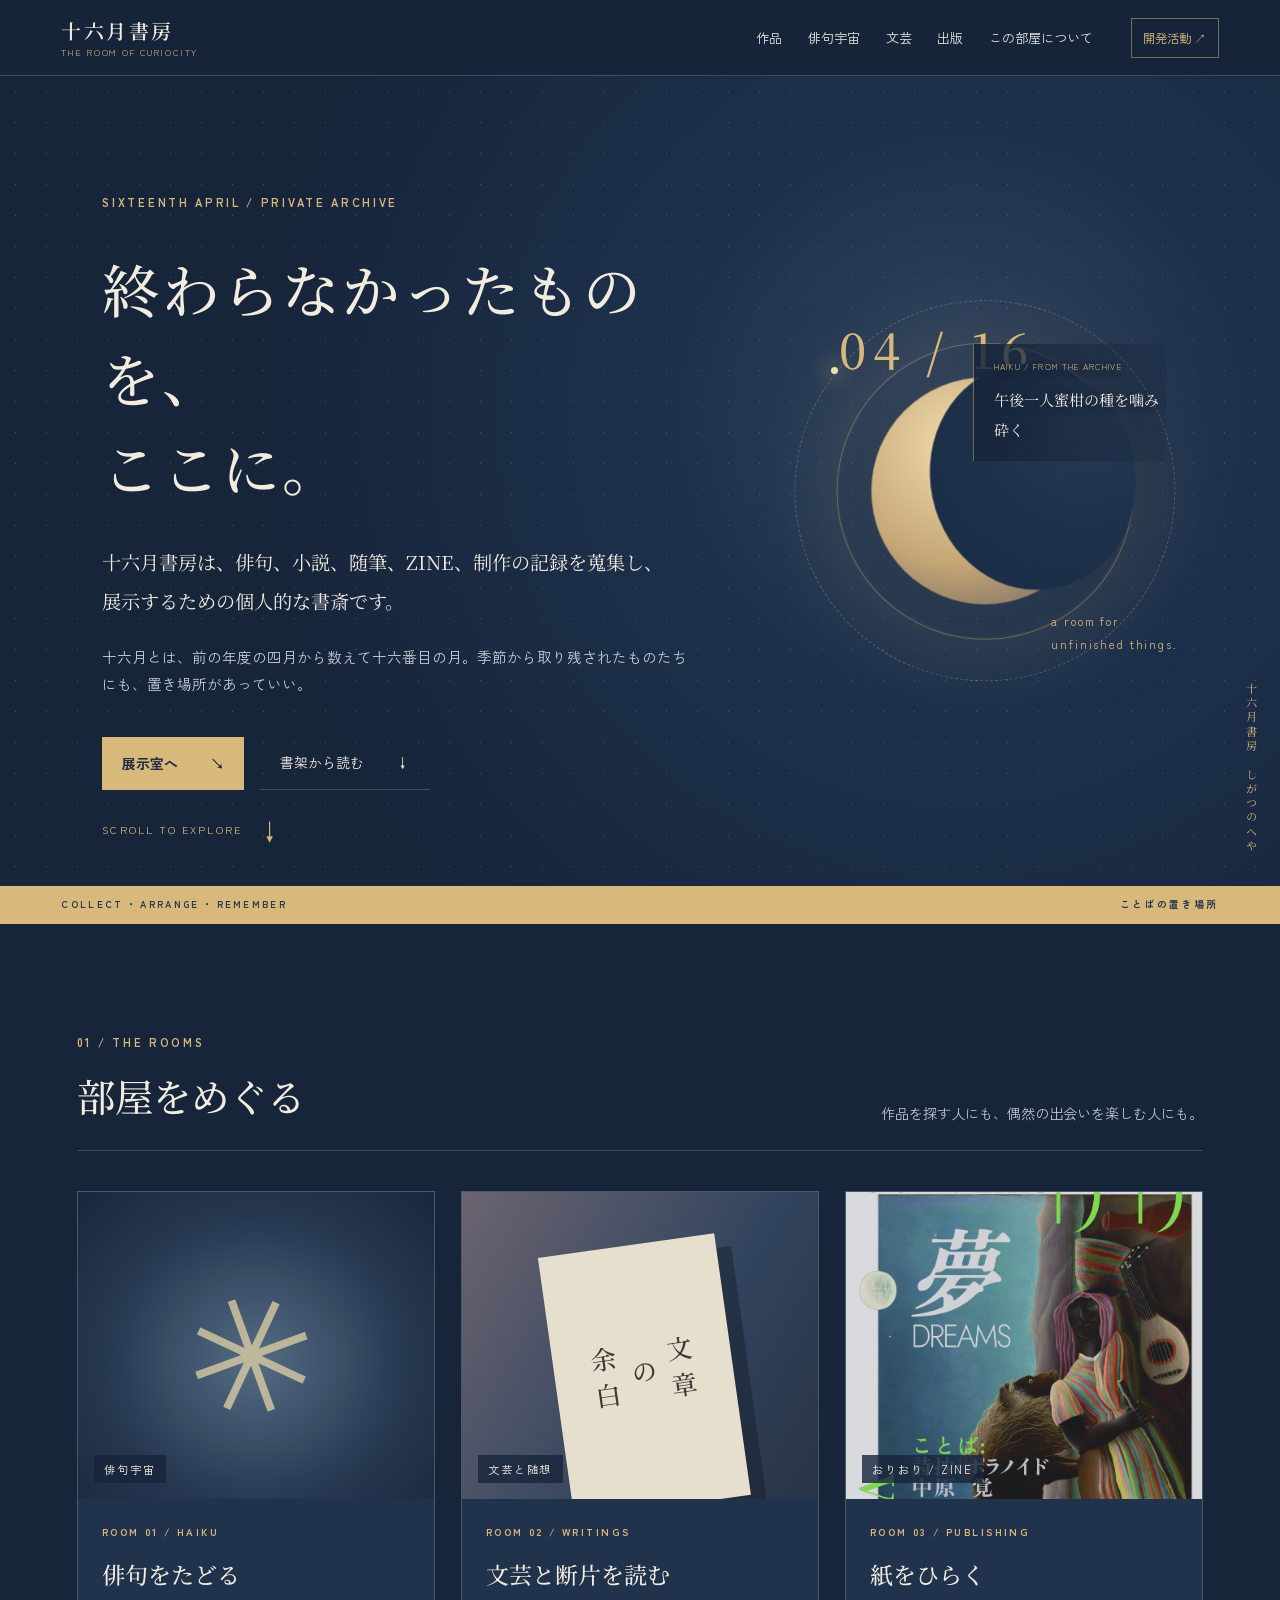
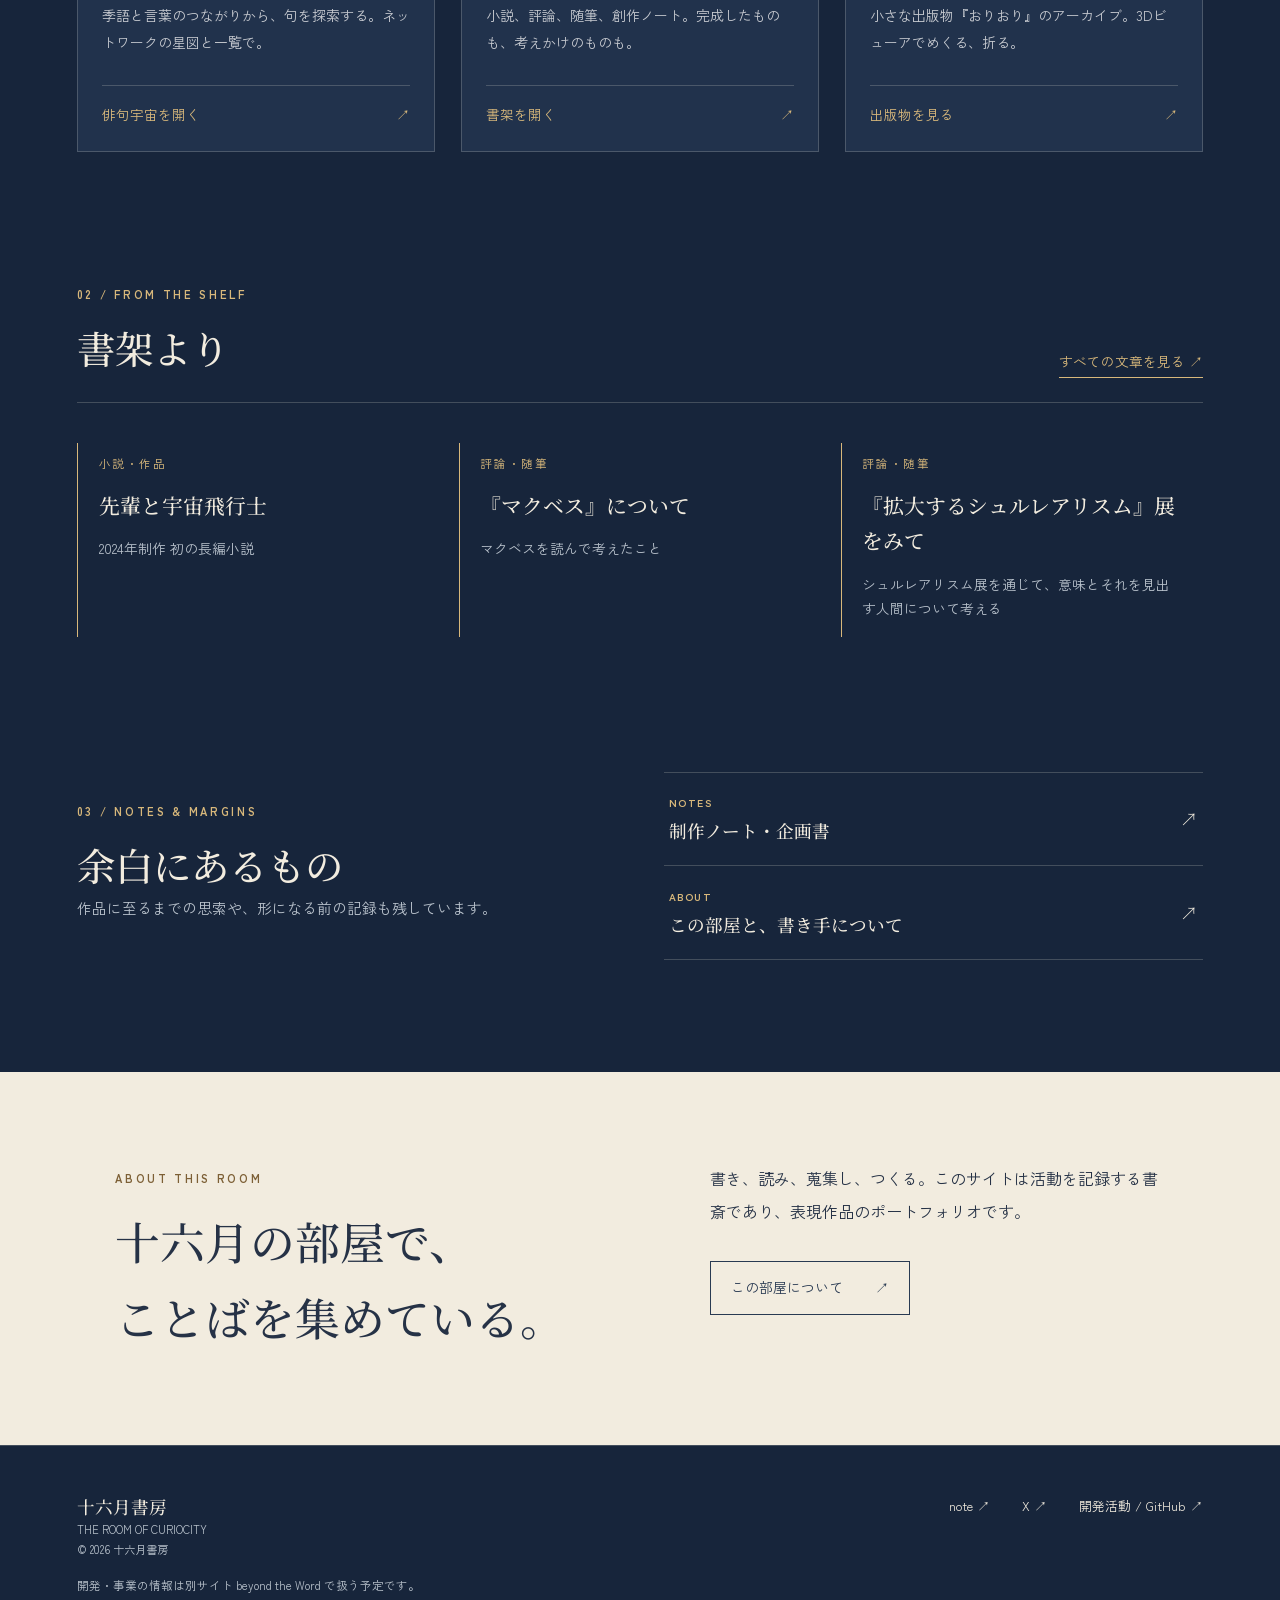
<file: index.html>
<!doctype html>
<html lang="ja">
<head>
  <meta charset="utf-8">
  <meta name="viewport" content="width=device-width,initial-scale=1">
  <meta name="description" content="十六月書房は、俳句・小説・随筆・ZINEなどを蒐集し、展示する個人的な書斎です。">
  <meta name="theme-color" content="#17253b">
  <title>十六月書房 | しがつのへや</title>
  <link rel="preconnect" href="https://fonts.googleapis.com">
  <link rel="preconnect" href="https://fonts.gstatic.com" crossorigin>
  <link href="https://fonts.googleapis.com/css2?family=Noto+Serif+JP:wght@400;500;600;700&family=Zen+Kaku+Gothic+New:wght@400;500;700&display=swap" rel="stylesheet">
  <link rel="stylesheet" href="home.css">
  <script>if (new URLSearchParams(location.search).has('haiku') || new URLSearchParams(location.search).has('keyword')) location.replace('haiku/index.html'+location.search+location.hash);</script>
  <script src="home.js" defer></script>
</head>
<body>
  <a class="skip-link" href="#main">本文へ移動</a>
  <header class="site-header">
    <a class="site-logo" href="index.html" aria-label="十六月書房 トップページ">
      <span class="logo-jp">十六月書房</span><span class="logo-en">THE ROOM OF CURIOCITY</span>
    </a>
    <nav class="site-nav" aria-label="主要ナビゲーション">
      <a href="#rooms">作品</a>
      <a href="haiku/index.html">俳句宇宙</a>
      <a href="bookshelf/index.html">文芸</a>
      <a href="zine-viewer/index.html">出版</a>
      <a href="about/index.html">この部屋について</a>
    </nav>
    <a class="dev-link" href="https://github.com/potoha" rel="noopener noreferrer" target="_blank" aria-label="開発活動（現在はGitHubにリンク）">開発活動 <span aria-hidden="true">↗</span></a>
  </header>
  <main id="main">
    <section class="hero" aria-labelledby="hero-title">
      <div class="hero-text">
        <p class="eyebrow">SIXTEENTH APRIL / PRIVATE ARCHIVE</p>
        <h1 id="hero-title">終わらなかったものを、<br>ここに。</h1>
        <p class="hero-lead">十六月書房は、俳句、小説、随筆、ZINE、制作の記録を蒐集し、展示するための個人的な書斎です。</p>
        <p class="hero-note">十六月とは、前の年度の四月から数えて十六番目の月。季節から取り残されたものたちにも、置き場所があっていい。</p>
        <div class="hero-actions">
          <a class="button button-solid" href="#rooms">展示室へ <span aria-hidden="true">↘</span></a>
          <a class="button button-quiet" href="#shelf">書架から読む <span aria-hidden="true">↓</span></a>
        </div>
      </div>
      <div class="hero-graphic" aria-hidden="true">
        <div class="orbit orbit-outer"></div><div class="orbit orbit-inner"></div>
        <div class="hero-moon"></div><div class="moon-halo"></div><div class="orbit-dot"></div>
        <span class="graphic-number">04 / 16</span>
        <span class="graphic-caption">a room for<br>unfinished things.</span><div class="haiku-ghost"><span>HAIKU / FROM THE ARCHIVE</span><p id="hero-haiku">ことばを蒐集しています</p></div>
      </div>
      <span class="hero-side-label" aria-hidden="true">十六月書房　しがつのへや</span><a class="scroll-cue" href="#rooms"><span>SCROLL TO EXPLORE</span><span aria-hidden="true">↓</span></a>
    </section>
    <div class="paper-ribbon" aria-hidden="true"><span>COLLECT • ARRANGE • REMEMBER</span><span>ことばの置き場所</span></div>
    <section class="section rooms" id="rooms" aria-labelledby="rooms-title">
      <div class="section-heading">
        <div><span class="section-index">01 / THE ROOMS</span><h2 id="rooms-title">部屋をめぐる</h2></div>
        <p>作品を探す人にも、偶然の出会いを楽しむ人にも。</p>
      </div>
      <div class="room-grid">
        <a class="room-card room-haiku" href="haiku/index.html">
          <div class="room-art"><span class="abstract-star" aria-hidden="true">✳</span><span class="room-art-label">俳句宇宙</span></div>
          <div class="room-caption"><span class="room-number">ROOM 01 / HAIKU</span><h3>俳句をたどる</h3><p>季語と言葉のつながりから、句を探索する。ネットワークの星図と一覧で。</p><span class="room-action">俳句宇宙を開く <span aria-hidden="true">↗</span></span></div>
        </a>
        <a class="room-card room-writing" href="bookshelf/index.html">
          <div class="room-art"><span class="paper-sheet" aria-hidden="true">文章<br>の<br>余白</span><span class="room-art-label">文芸と随想</span></div>
          <div class="room-caption"><span class="room-number">ROOM 02 / WRITINGS</span><h3>文芸と断片を読む</h3><p>小説、評論、随筆、創作ノート。完成したものも、考えかけのものも。</p><span class="room-action">書架を開く <span aria-hidden="true">↗</span></span></div>
        </a>
        <a class="room-card room-zine" href="zine-viewer/index.html">
          <div class="room-art"><img src="zine-viewer/assets/vol10/10-1.jpg" alt="ZINE『おりおり』の表紙" loading="lazy"><span class="room-art-label">おりおり / ZINE</span></div>
          <div class="room-caption"><span class="room-number">ROOM 03 / PUBLISHING</span><h3>紙をひらく</h3><p>小さな出版物『おりおり』のアーカイブ。3Dビューアでめくる、折る。</p><span class="room-action">出版物を見る <span aria-hidden="true">↗</span></span></div>
        </a>
      </div>
    </section>
    <section class="section shelf" id="shelf" aria-labelledby="shelf-title">
      <div class="section-heading">
        <div><span class="section-index">02 / FROM THE SHELF</span><h2 id="shelf-title">書架より</h2></div>
        <a class="text-link" href="bookshelf/index.html">すべての文章を見る <span aria-hidden="true">↗</span></a>
      </div>
      <div id="featured-works" class="featured-grid" aria-live="polite"><p class="loading-works">書架を開いています…</p></div>
    </section>
    <section class="section side-rooms" aria-labelledby="side-title">
      <div><span class="section-index">03 / NOTES & MARGINS</span><h2 id="side-title">余白にあるもの</h2><p>作品に至るまでの思索や、形になる前の記録も残しています。</p></div>
      <div class="side-links">
        <a href="bookshelf/index.html?category=project-note"><span><small>NOTES</small>制作ノート・企画書</span><span aria-hidden="true">↗</span></a>
        <a href="about/index.html"><span><small>ABOUT</small>この部屋と、書き手について</span><span aria-hidden="true">↗</span></a>
      </div>
    </section>
    <section class="about-band" aria-labelledby="about-title">
      <div><span class="section-index">ABOUT THIS ROOM</span><h2 id="about-title">十六月の部屋で、<br>ことばを集めている。</h2></div>
      <div><p>書き、読み、蒐集し、つくる。このサイトは活動を記録する書斎であり、表現作品のポートフォリオです。</p><a class="button button-outline" href="about/index.html">この部屋について <span aria-hidden="true">↗</span></a></div>
    </section>
  </main>
  <footer class="site-footer">
    <div><strong>十六月書房</strong><span>THE ROOM OF CURIOCITY</span><small>© 2026 十六月書房</small></div>
    <div class="footer-links"><a href="https://note.com/shihow_of_po" rel="noopener noreferrer" target="_blank">note ↗</a><a href="https://x.com/Shishow_of_PO" rel="noopener noreferrer" target="_blank">X ↗</a><a href="https://github.com/potoha" rel="noopener noreferrer" target="_blank">開発活動 / GitHub ↗</a></div>
    <p class="footer-disclaimer">開発・事業の情報は別サイト beyond the Word で扱う予定です。</p>
  </footer>
</body>
</html>
</file>
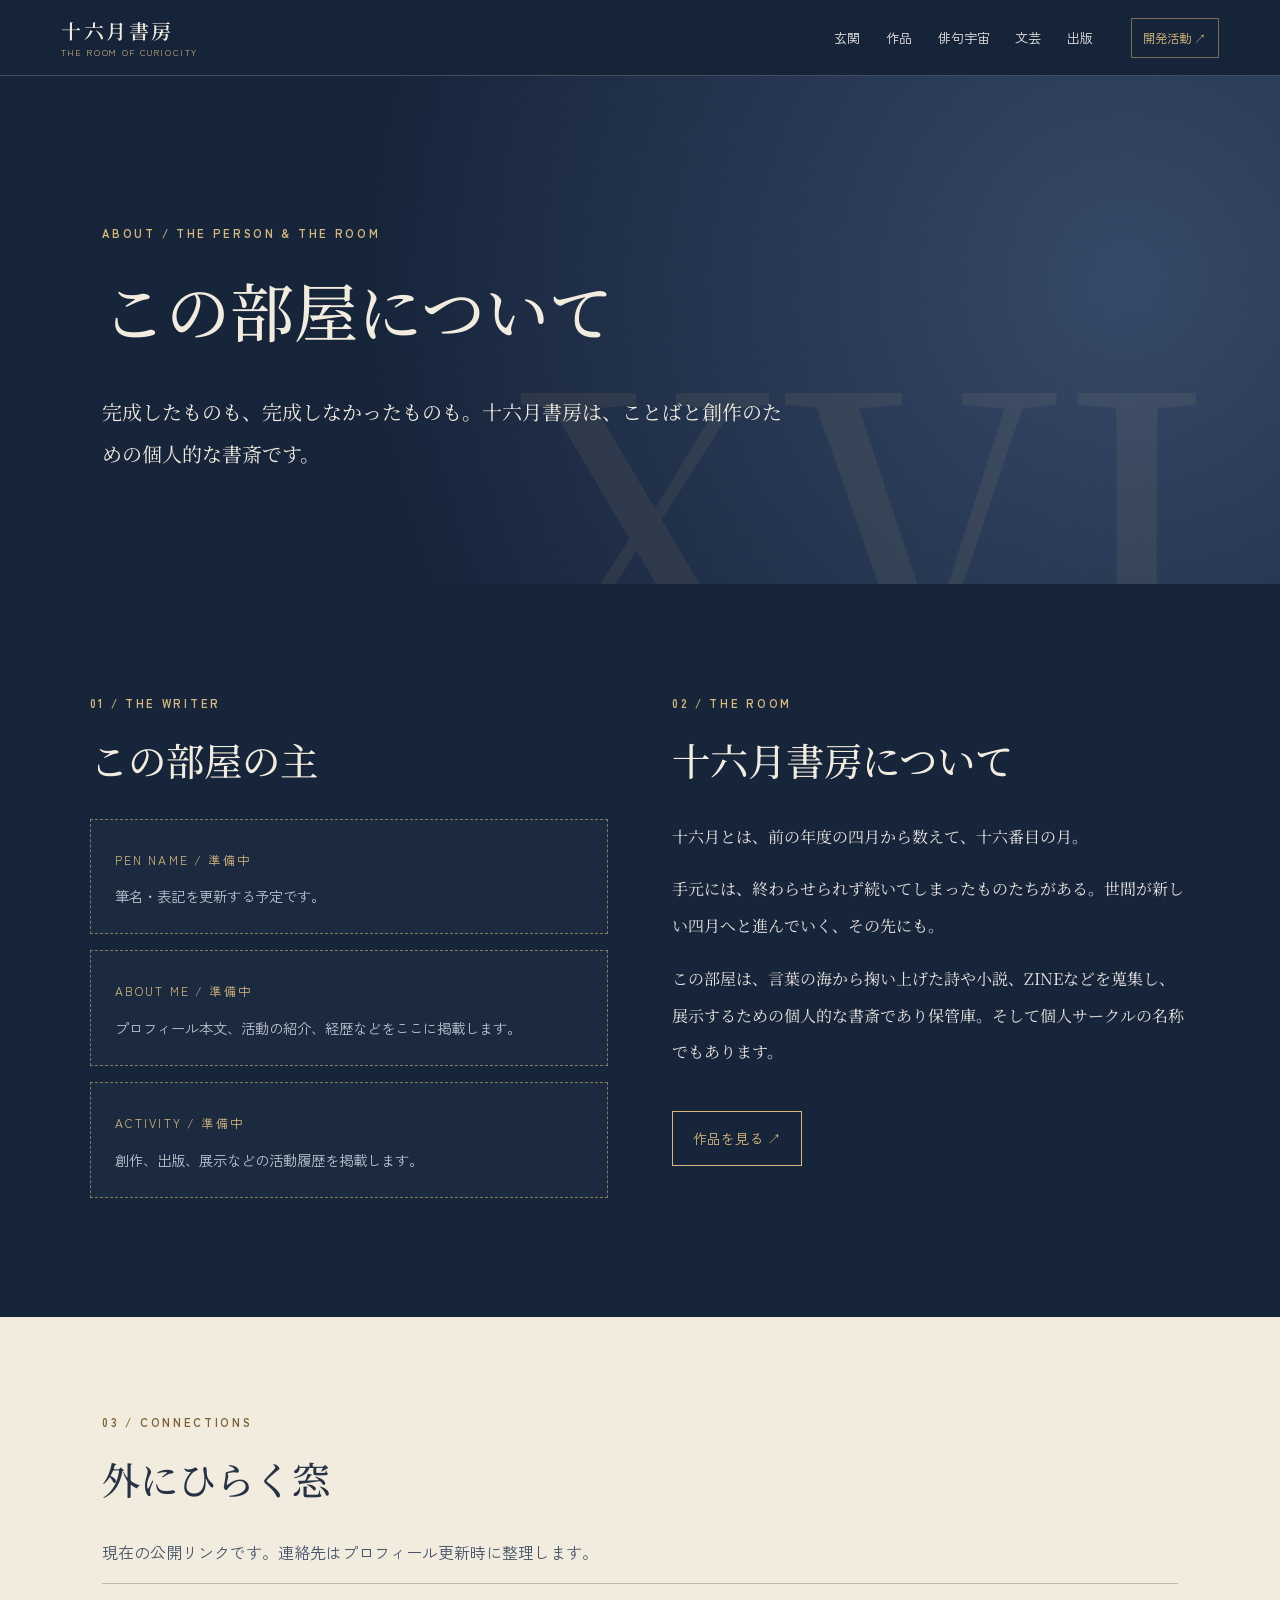
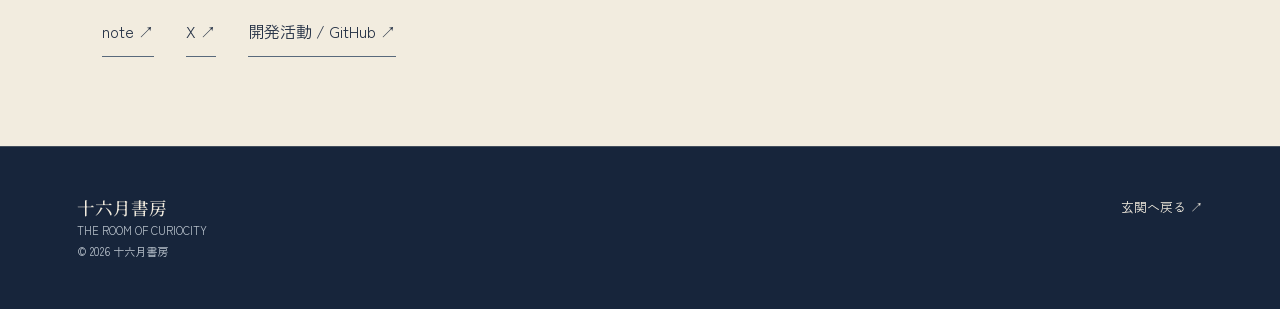
<file: about/index.html>
<!doctype html>
<html lang="ja">
<head>
  <meta charset="utf-8">
  <meta name="viewport" content="width=device-width,initial-scale=1">
  <meta name="description" content="十六月書房について。筆名・プロフィール・活動歴などは現在更新準備中です。">
  <meta name="theme-color" content="#17253b">
  <title>この部屋について | 十六月書房</title>
  <link rel="preconnect" href="https://fonts.googleapis.com">
  <link rel="preconnect" href="https://fonts.gstatic.com" crossorigin>
  <link href="https://fonts.googleapis.com/css2?family=Noto+Serif+JP:wght@400;500;600;700&family=Zen+Kaku+Gothic+New:wght@400;500;700&display=swap" rel="stylesheet">
  <link rel="stylesheet" href="../home.css">
  <link rel="stylesheet" href="profile.css">
</head>
<body>
  <a class="skip-link" href="#main">本文へ移動</a>
  <header class="site-header">
    <a class="site-logo" href="../index.html"><span class="logo-jp">十六月書房</span><span class="logo-en">THE ROOM OF CURIOCITY</span></a>
    <nav class="site-nav" aria-label="主要ナビゲーション">
      <a href="../index.html">玄関</a><a href="../index.html#rooms">作品</a><a href="../haiku/index.html">俳句宇宙</a><a href="../bookshelf/index.html">文芸</a><a href="../zine-viewer/index.html">出版</a>
    </nav>
    <a class="dev-link" href="https://github.com/potoha" target="_blank" rel="noopener noreferrer">開発活動 ↗</a>
  </header>
  <main id="main">
    <section class="profile-hero">
      <div class="profile-hero-content"><span class="section-index">ABOUT / THE PERSON & THE ROOM</span>
      <h1>この部屋について</h1>
      <p>完成したものも、完成しなかったものも。十六月書房は、ことばと創作のための個人的な書斎です。</p></div>
      <div class="profile-mark" aria-hidden="true">XVI</div>
    </section>
    <section class="profile-main">
      <div class="profile-grid">
        <article class="profile-card" id="about">
          <span class="section-index">01 / THE WRITER</span>
          <h2>この部屋の主</h2>
          <div class="placeholder" aria-label="筆名は編集中"><span class="placeholder-label">PEN NAME / 準備中</span><p>筆名・表記を更新する予定です。</p></div>
          <div class="placeholder" aria-label="自己紹介は編集中"><span class="placeholder-label">ABOUT ME / 準備中</span><p>プロフィール本文、活動の紹介、経歴などをここに掲載します。</p></div>
          <div class="placeholder" aria-label="活動歴は編集中"><span class="placeholder-label">ACTIVITY / 準備中</span><p>創作、出版、展示などの活動履歴を掲載します。</p></div>
        </article>
        <article class="profile-card room-statement">
          <span class="section-index">02 / THE ROOM</span>
          <h2>十六月書房について</h2>
          <p>十六月とは、前の年度の四月から数えて、十六番目の月。</p>
          <p>手元には、終わらせられず続いてしまったものたちがある。世間が新しい四月へと進んでいく、その先にも。</p>
          <p>この部屋は、言葉の海から掬い上げた詩や小説、ZINEなどを蒐集し、展示するための個人的な書斎であり保管庫。そして個人サークルの名称でもあります。</p>
          <a class="button button-outline" href="../index.html#rooms">作品を見る ↗</a>
        </article>
      </div>
    </section>
    <section class="profile-links" id="contact">
      <span class="section-index">03 / CONNECTIONS</span><h2>外にひらく窓</h2>
      <p>現在の公開リンクです。連絡先はプロフィール更新時に整理します。</p>
      <div class="profile-link-list">
        <a href="https://note.com/shihow_of_po" target="_blank" rel="noopener noreferrer">note ↗</a>
        <a href="https://x.com/Shishow_of_PO" target="_blank" rel="noopener noreferrer">X ↗</a>
        <a href="https://github.com/potoha" target="_blank" rel="noopener noreferrer">開発活動 / GitHub ↗</a>
      </div>
    </section>
  </main>
  <footer class="site-footer">
    <div><strong>十六月書房</strong><span>THE ROOM OF CURIOCITY</span><small>© 2026 十六月書房</small></div>
    <div class="footer-links"><a href="../index.html">玄関へ戻る ↗</a></div>
  </footer>
</body>
</html>
</file>
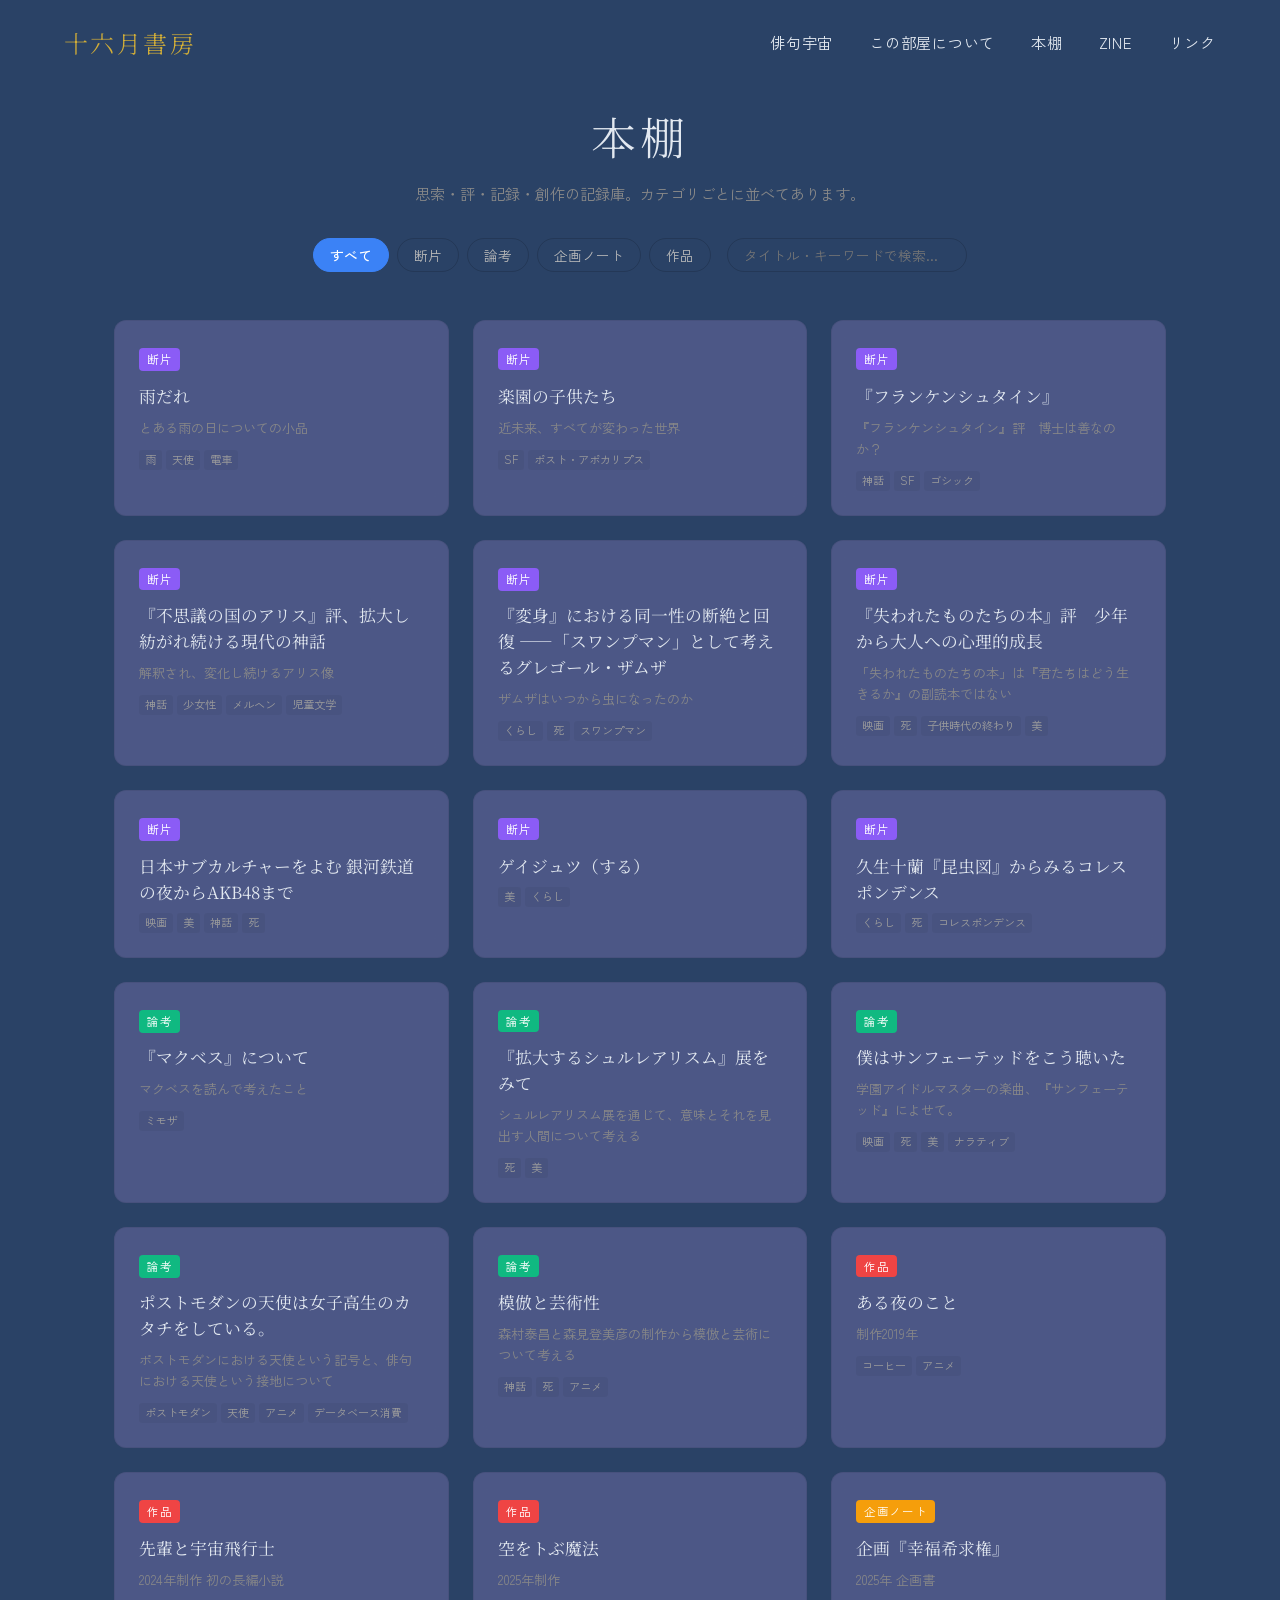
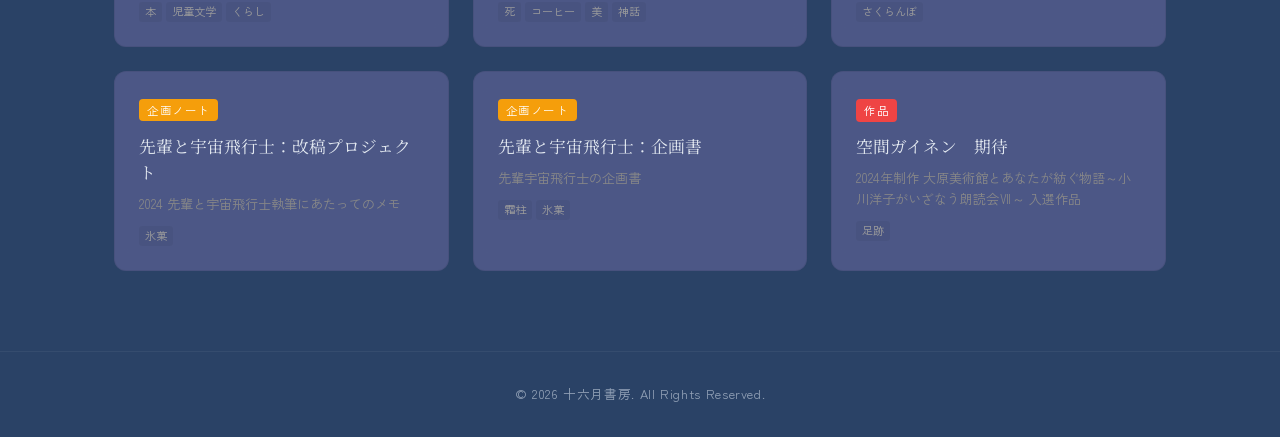
<file: bookshelf/index.html>
<!DOCTYPE html>
<html lang="ja">
<head>
    <meta charset="UTF-8">
    <meta name="viewport" content="width=device-width, initial-scale=1.0">
    <title>本棚 | 十六月書房</title>
    <meta name="description" content="十六月書房の思索コンテンツ一覧。断片・論考・企画ノート・作品をカテゴリごとに閲覧できます。">
    <link rel="preconnect" href="https://fonts.googleapis.com">
    <link rel="preconnect" href="https://fonts.gstatic.com" crossorigin>
    <link href="https://fonts.googleapis.com/css2?family=Noto+Serif+JP:wght@200..900&family=Zen+Kaku+Gothic+New:wght@300;400;500;700&display=swap" rel="stylesheet">
    <link rel="stylesheet" href="../about/style.css">
    <link rel="stylesheet" href="style.css">
</head>
<body>
    <header class="navbar">
        <a href="../index.html" class="nav-brand">十六月書房</a>
        <nav class="nav-links">
            <a href="../haiku/index.html">俳句宇宙</a>
            <a href="../about/index.html">この部屋について</a>
            <a href="../bookshelf/index.html" class="active">本棚</a>
            <a href="../zine-viewer/index.html">ZINE</a>
            <a href="../about/index.html#contact">リンク</a>
        </nav>
    </header>

    <main class="bookshelf-container">
        <header class="bookshelf-header">
            <h1 class="bookshelf-title">本棚</h1>
            <p class="bookshelf-desc">思索・評・記録・創作の記録庫。カテゴリごとに並べてあります。</p>

            <div class="bookshelf-controls">
                <div class="filter-group">
                    <button class="filter-btn active" data-filter="all">すべて</button>
                    <button class="filter-btn" data-filter="fragment">断片</button>
                    <button class="filter-btn" data-filter="essay">論考</button>
                    <button class="filter-btn" data-filter="project-note">企画ノート</button>
                    <button class="filter-btn" data-filter="work">作品</button>
                </div>
                <div class="search-group">
                    <input type="text" id="shelf-search" placeholder="タイトル・キーワードで検索..." autocomplete="off">
                </div>
            </div>
        </header>

        <div id="loading-state" class="loading-state">
            <div class="loading-spinner"></div>
            <p>読み込み中...</p>
        </div>

        <div id="bookshelf-grid" class="bookshelf-grid hidden">
            <!-- JS によって動的に追加される -->
        </div>

        <div id="empty-state" class="empty-state hidden">
            <p>該当するコンテンツがありません。</p>
        </div>
    </main>

    <footer>
        <p>&copy; 2026 十六月書房. All Rights Reserved.</p>
    </footer>

    <script src="bookshelf.js"></script>
</body>
</html>
</file>
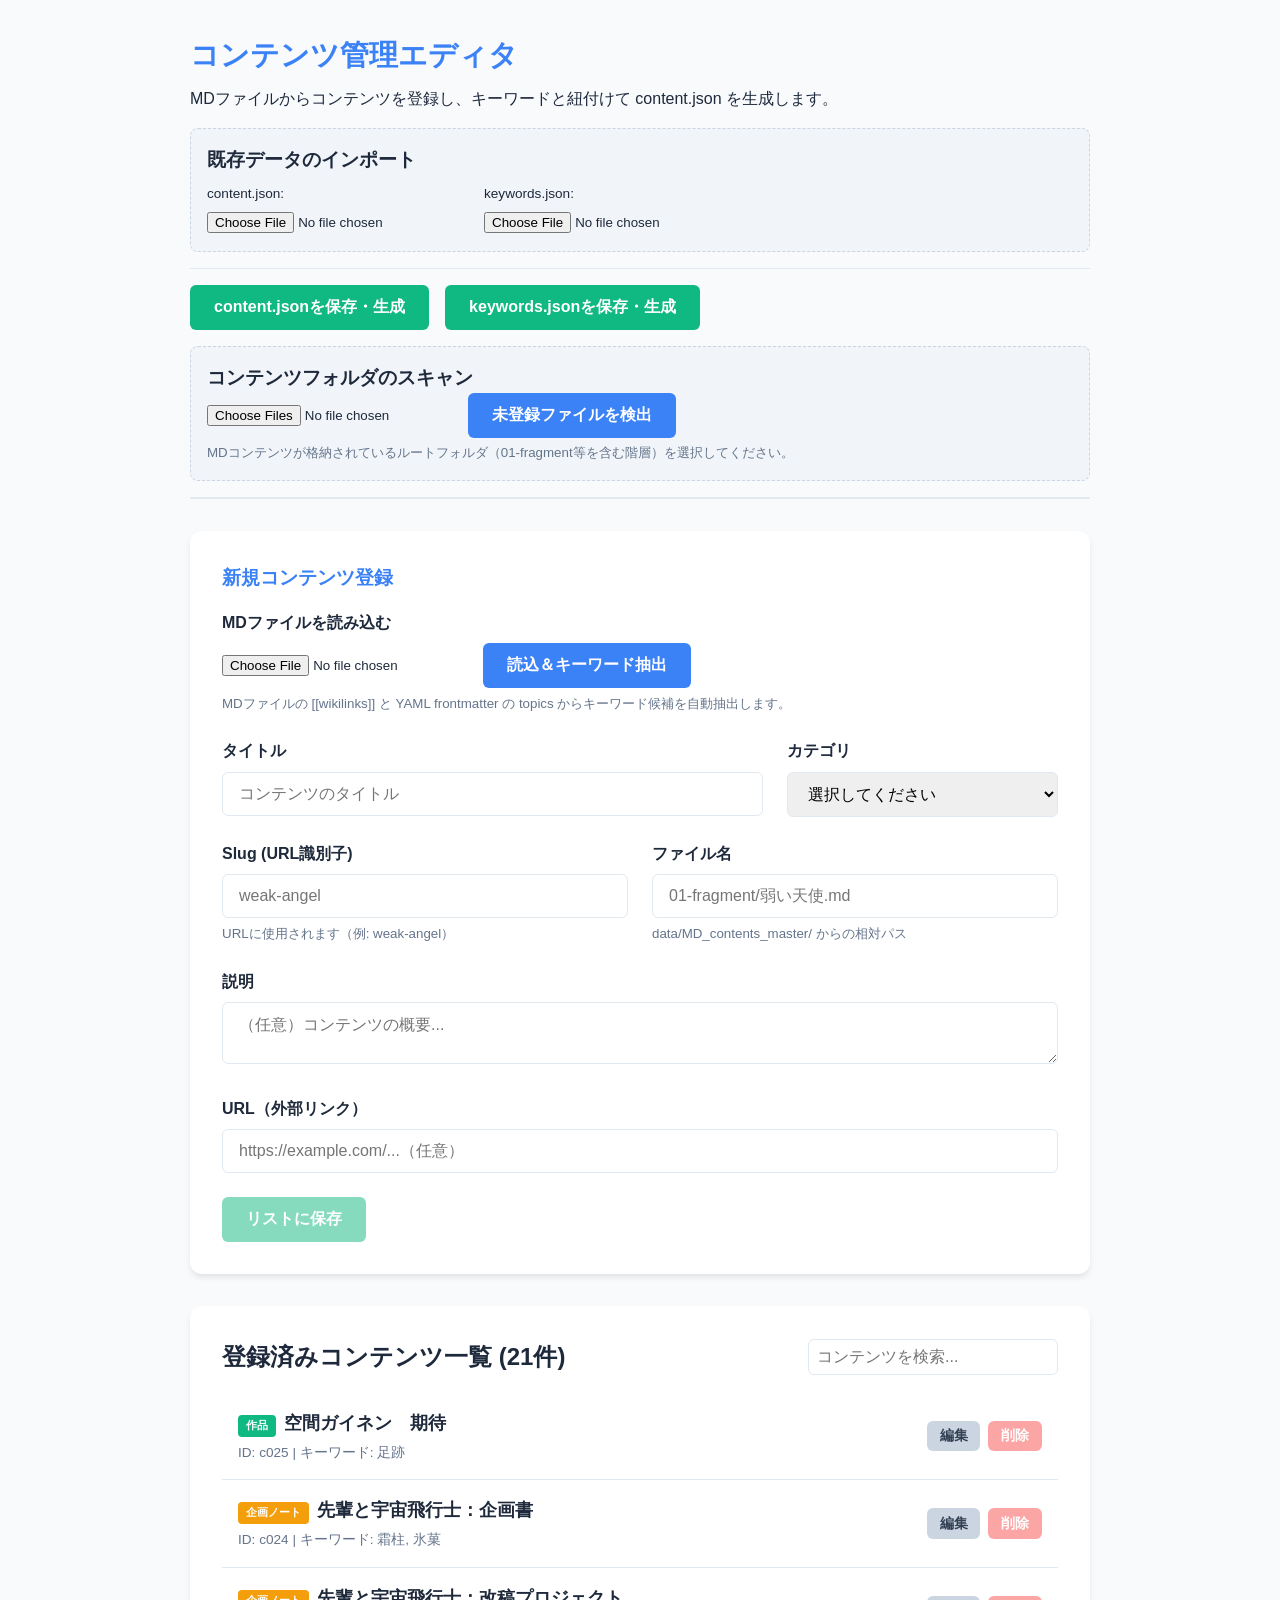
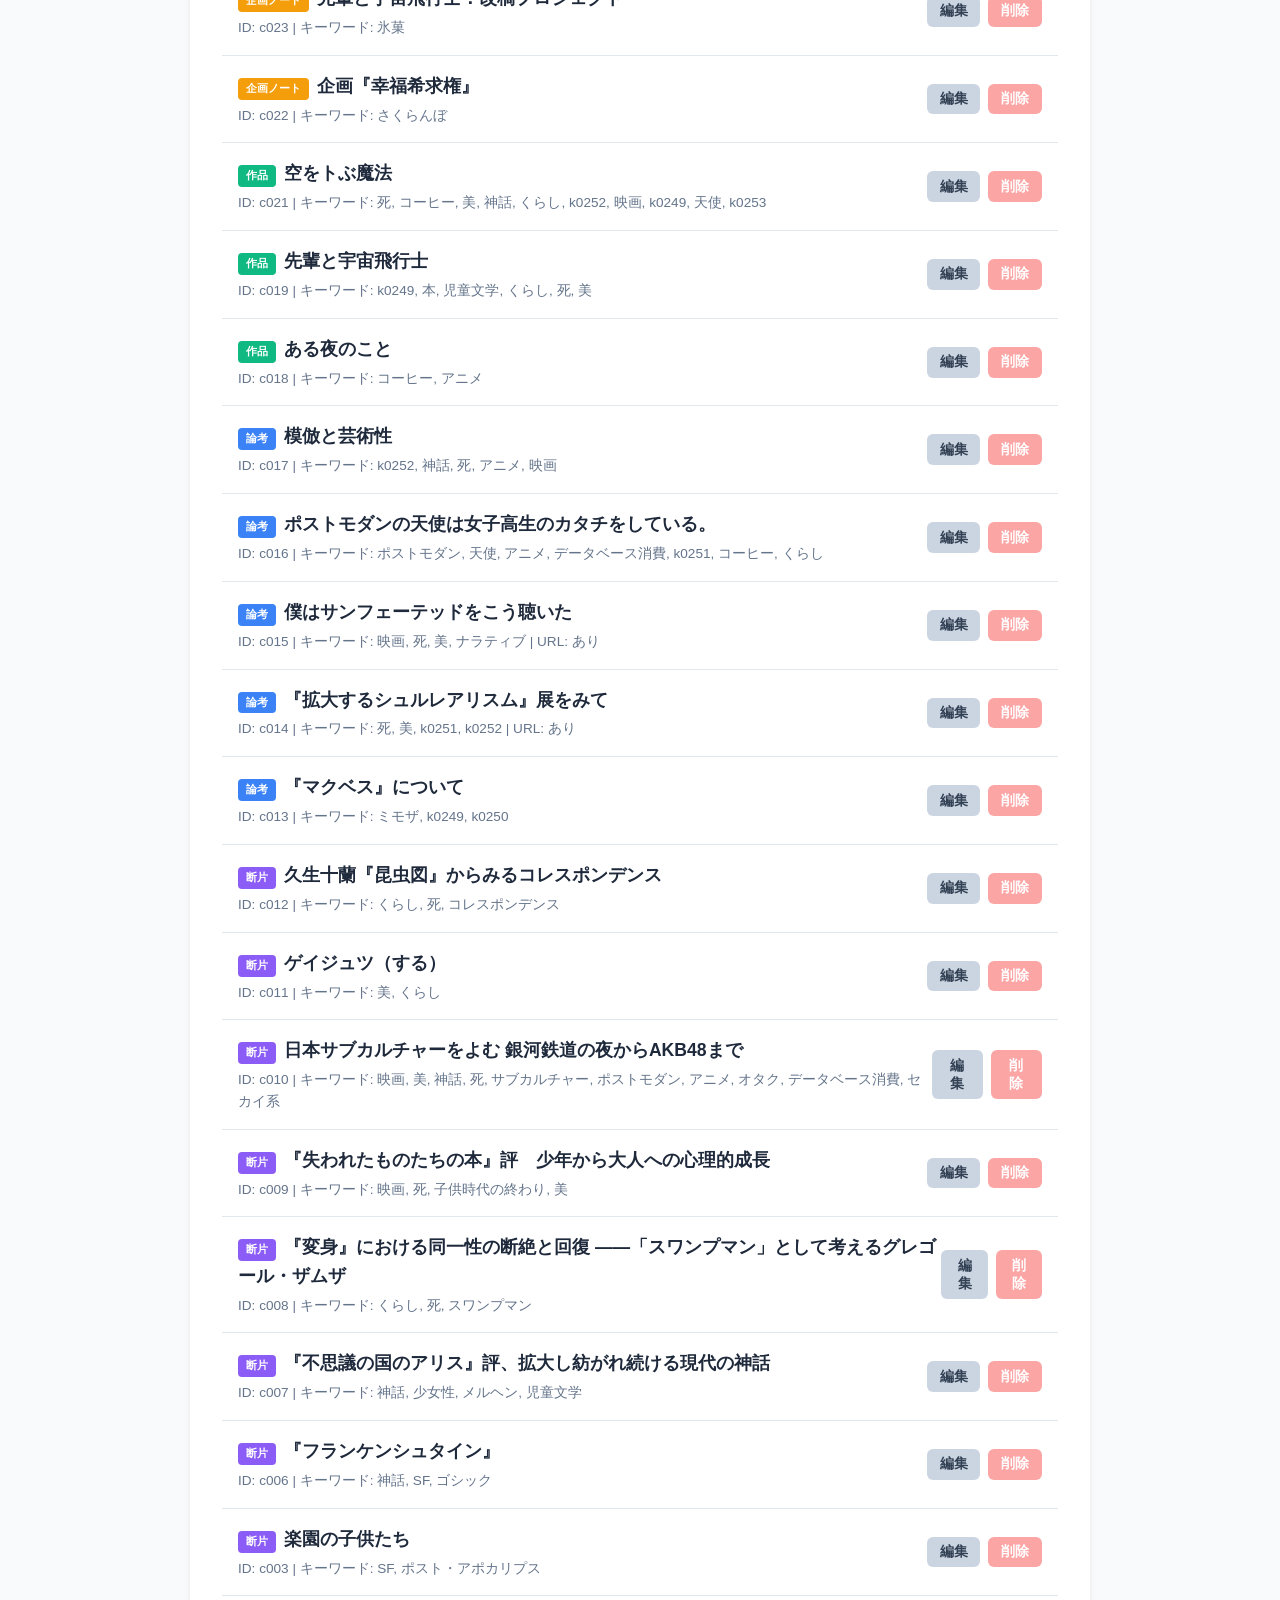
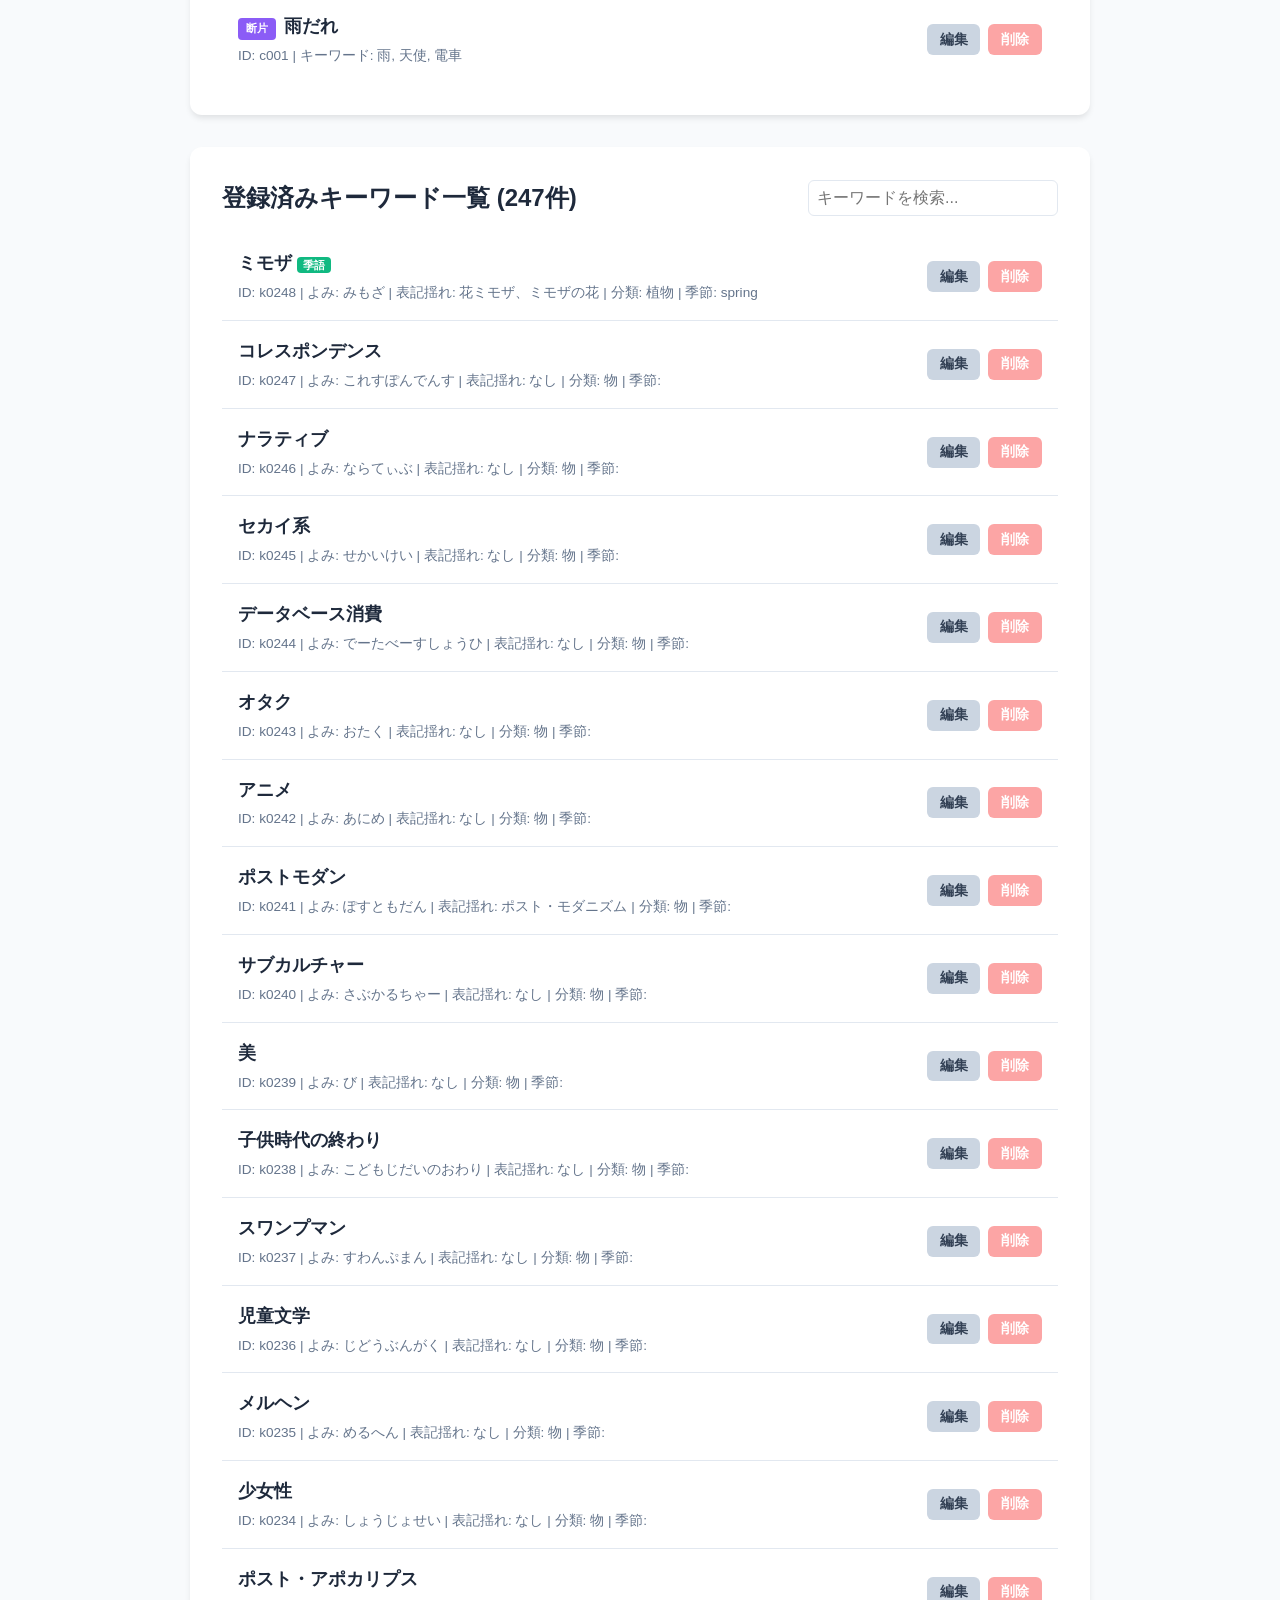
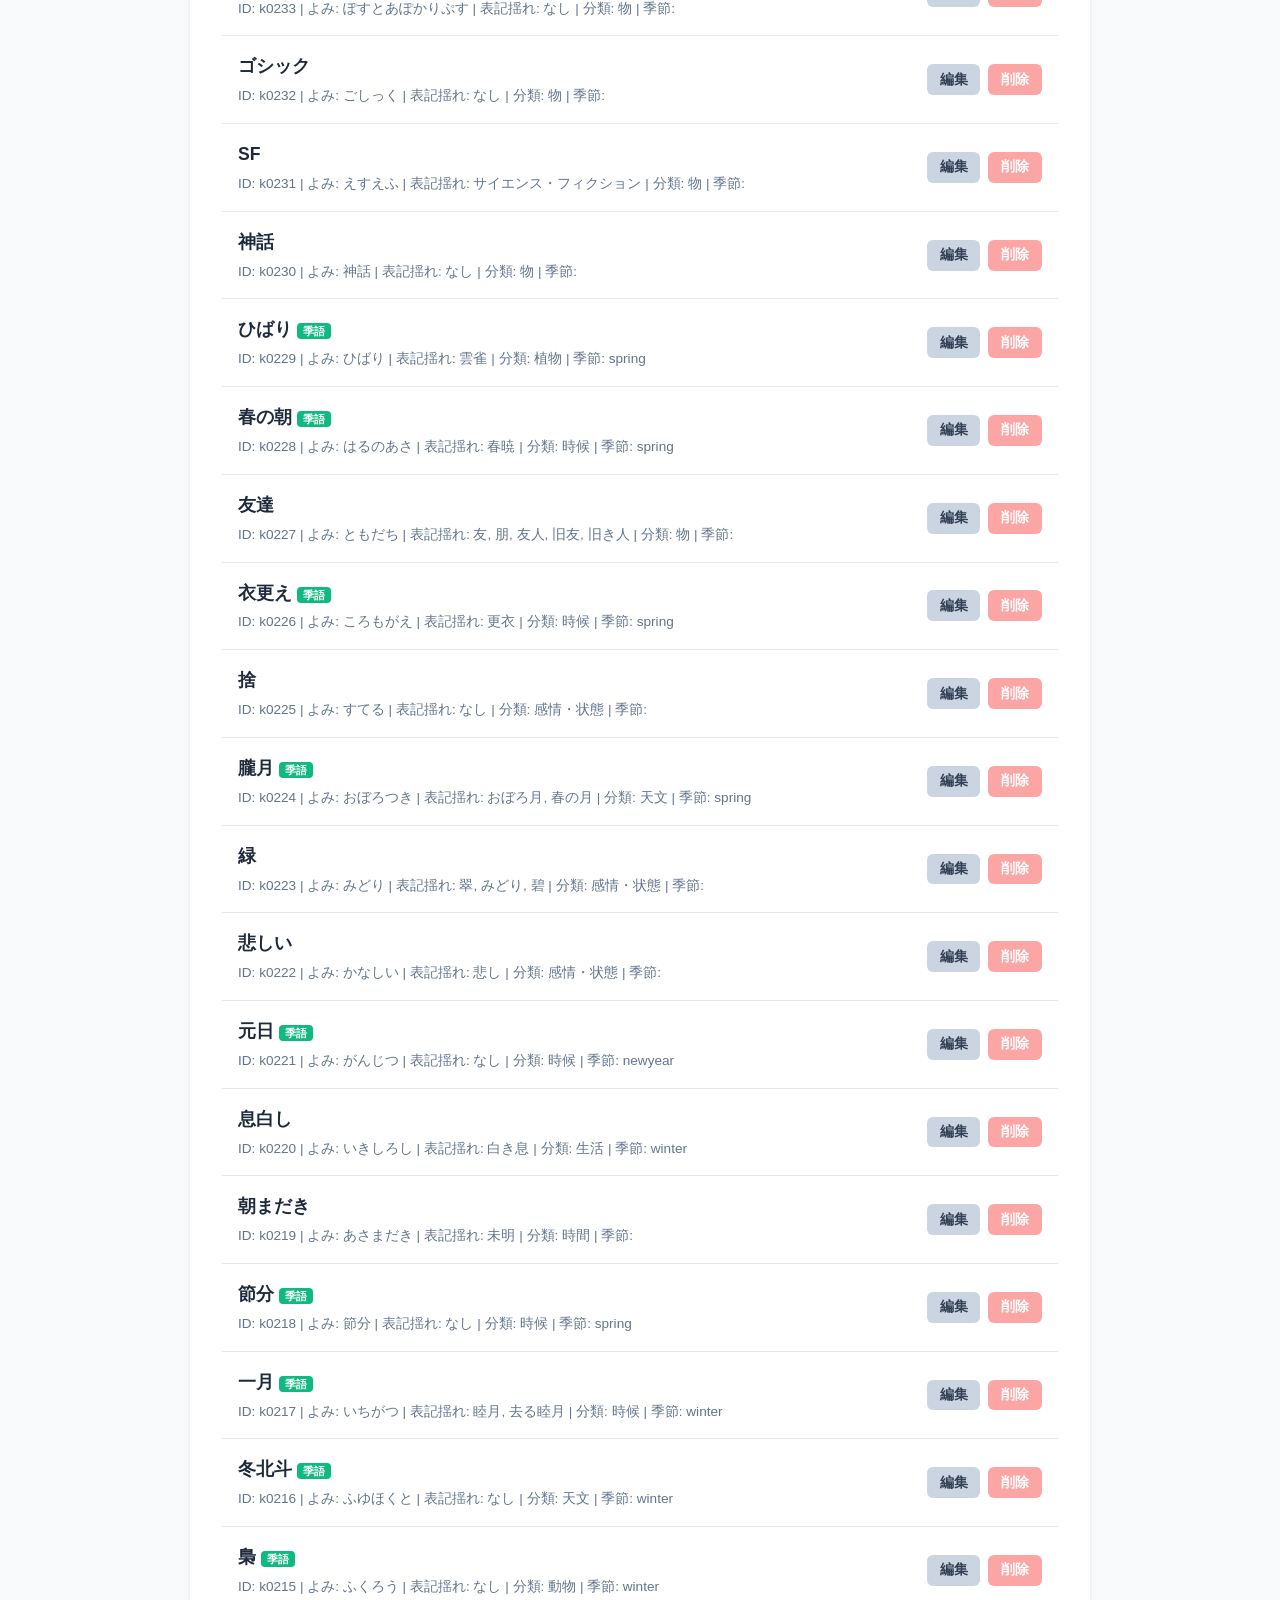
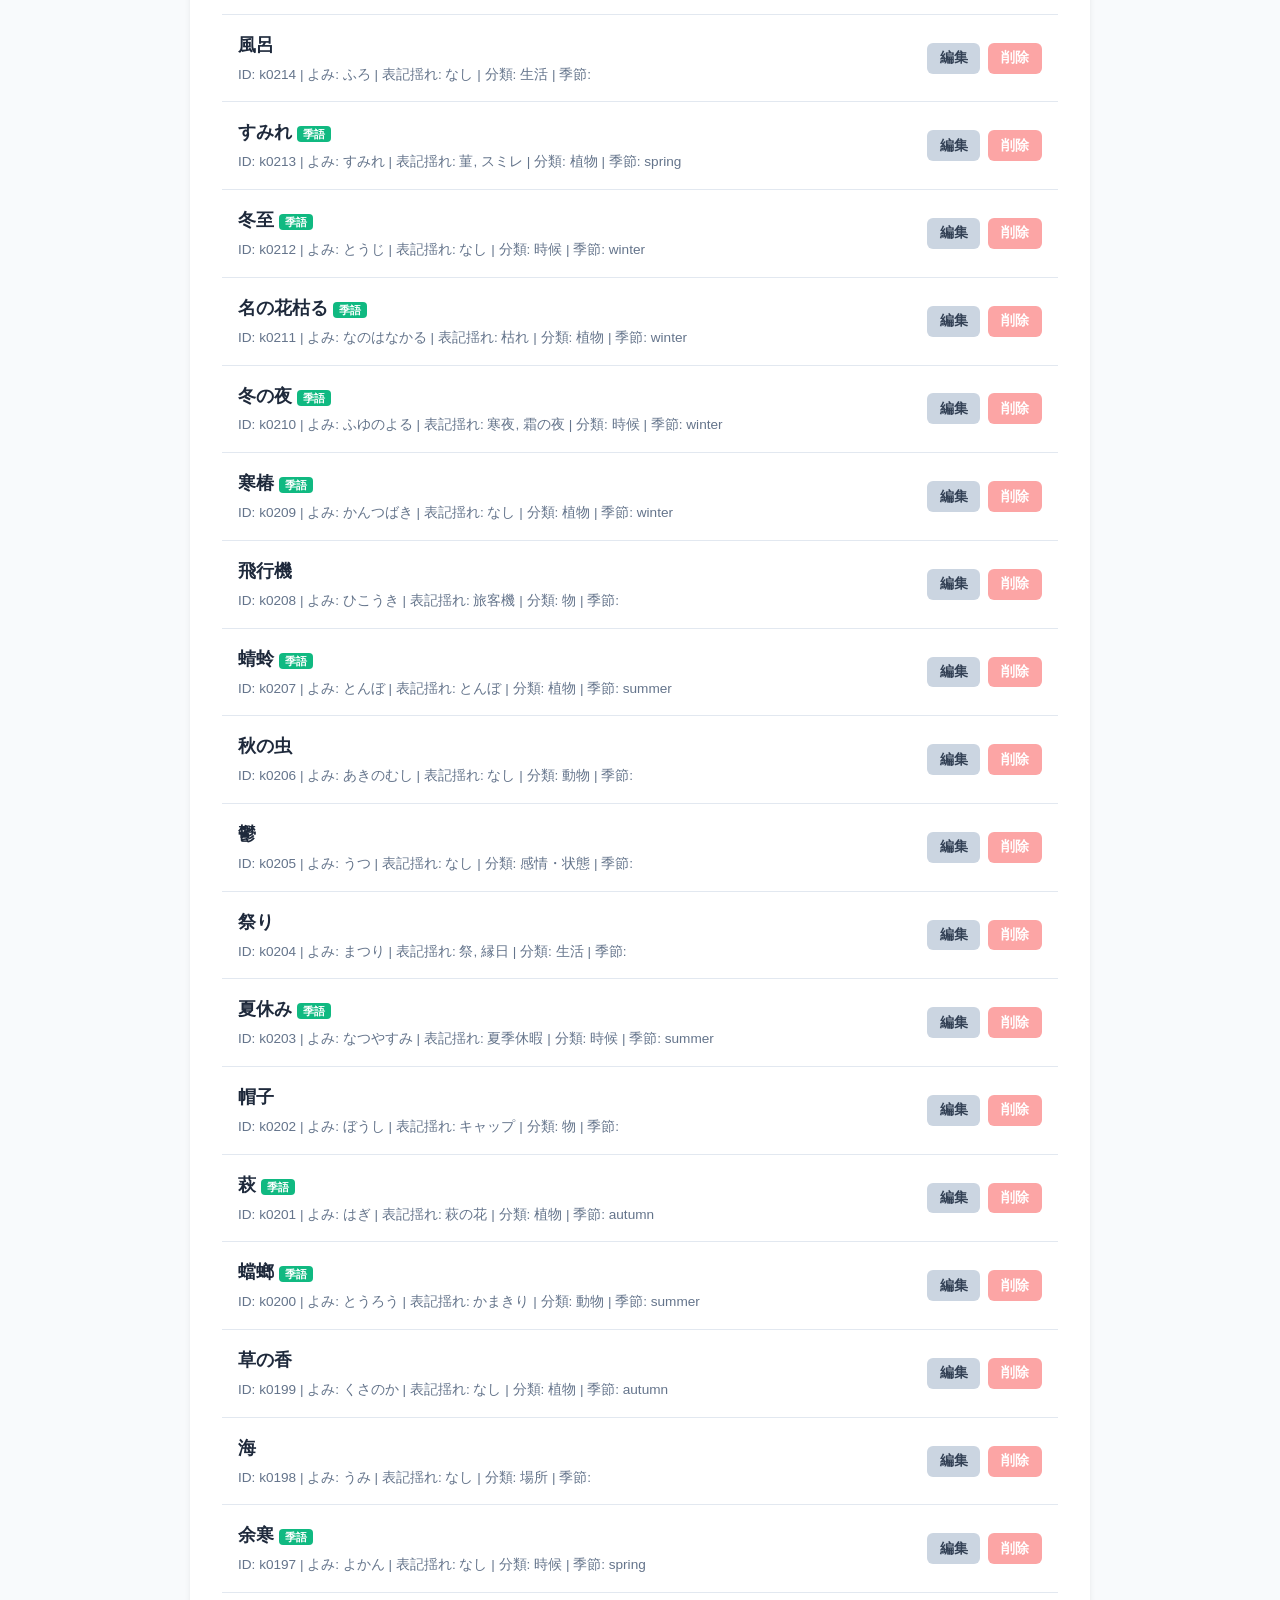
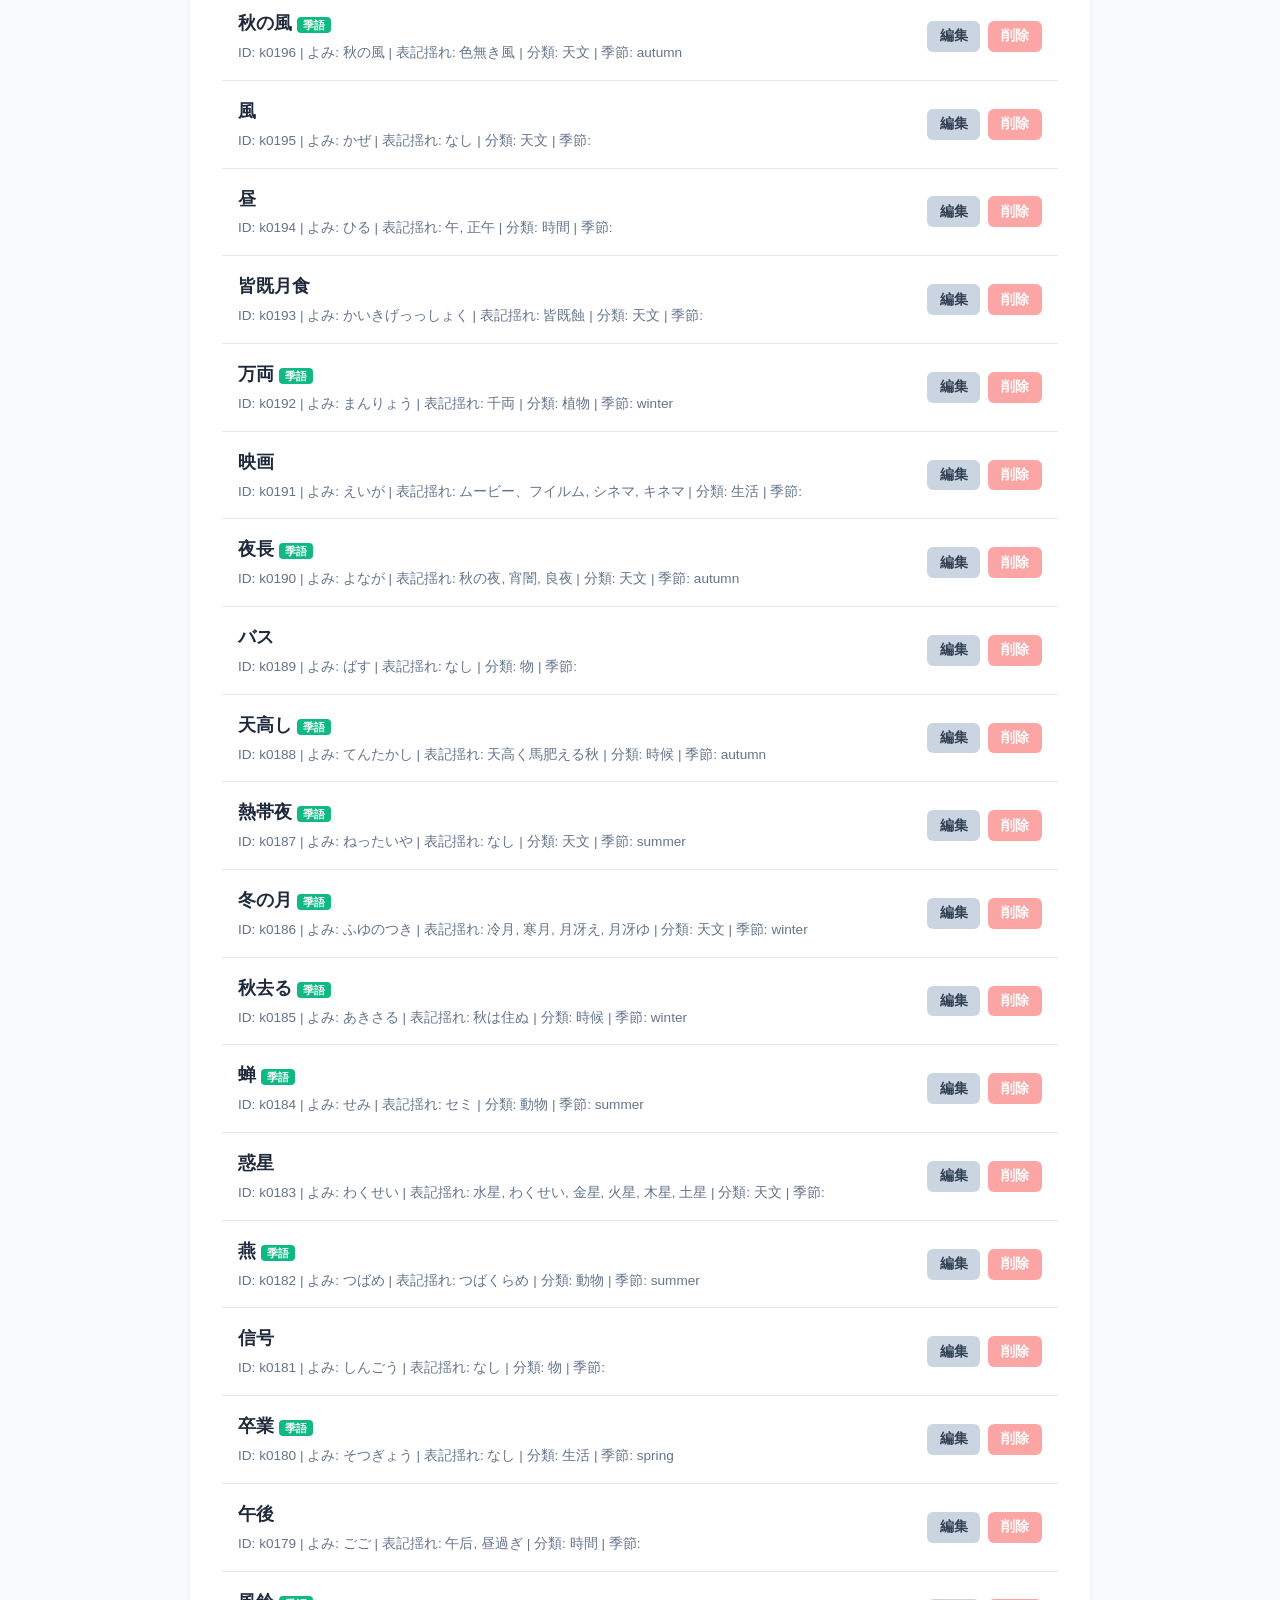
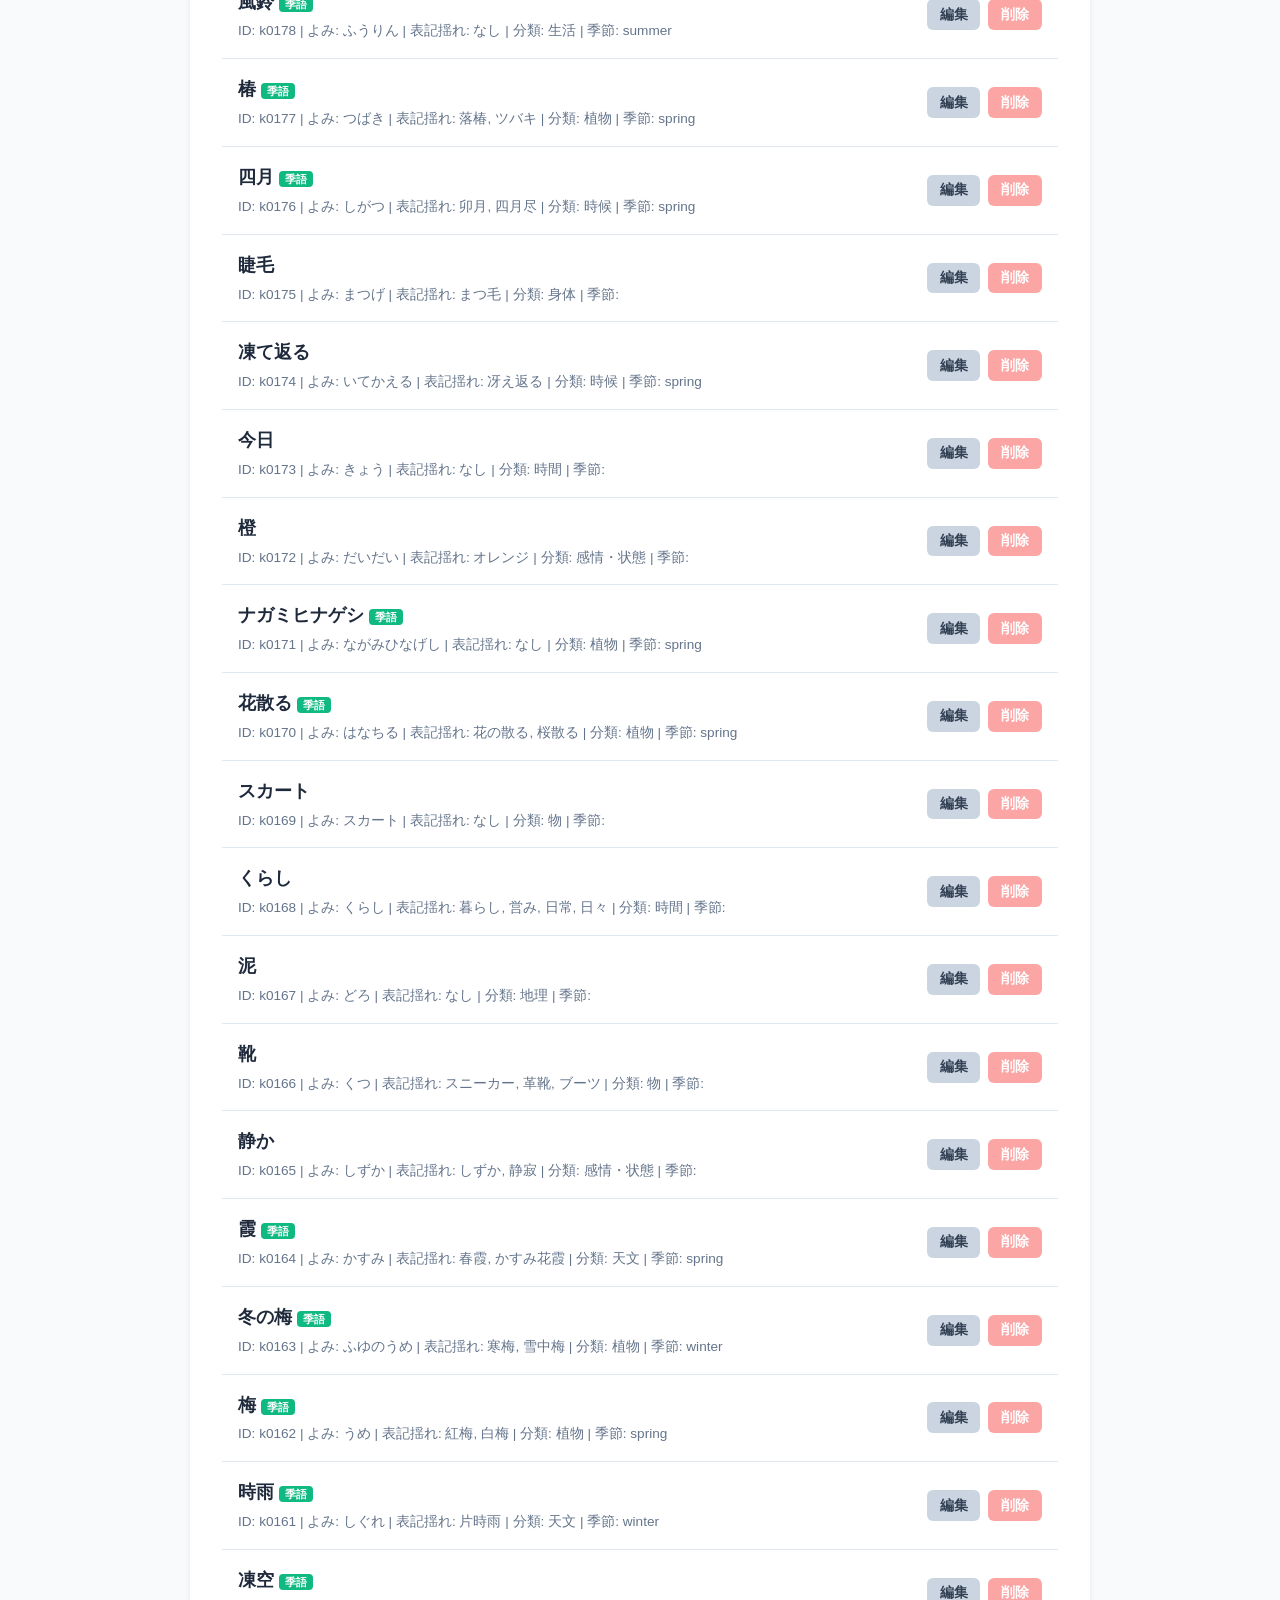
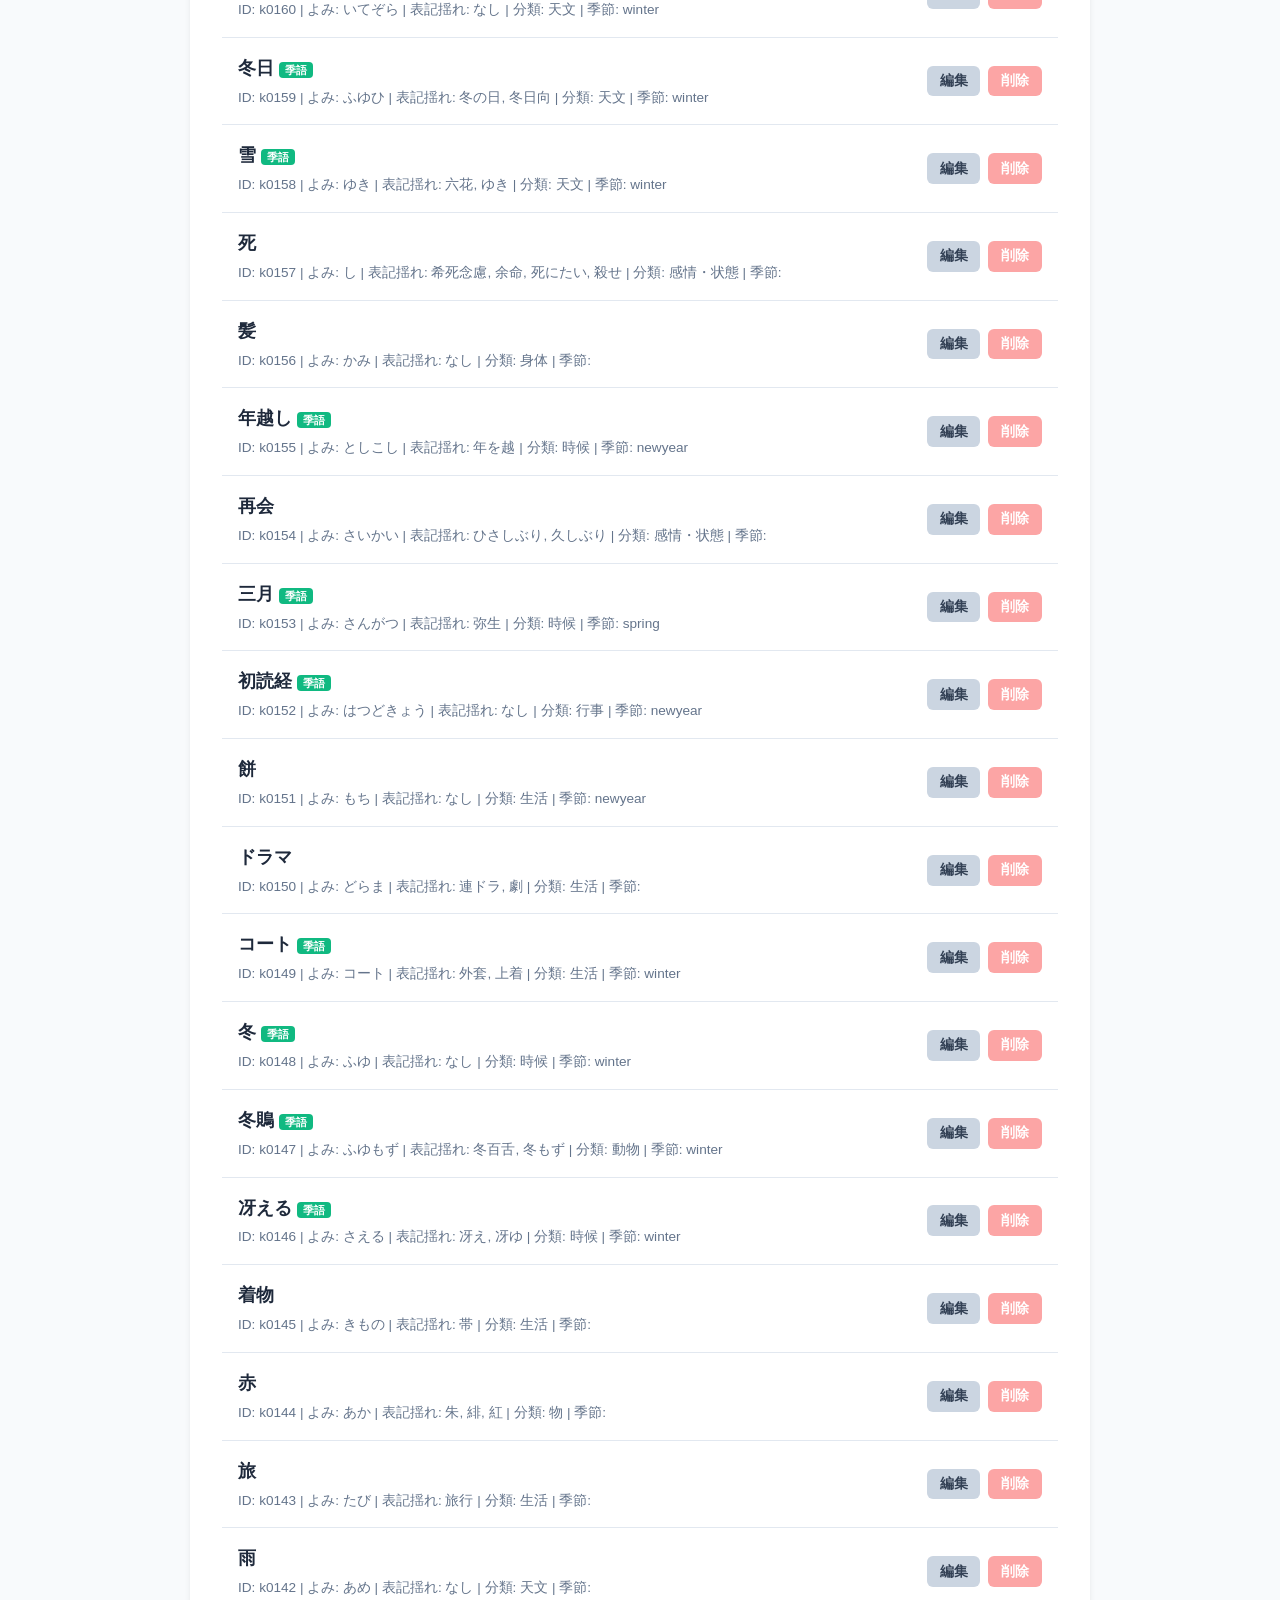
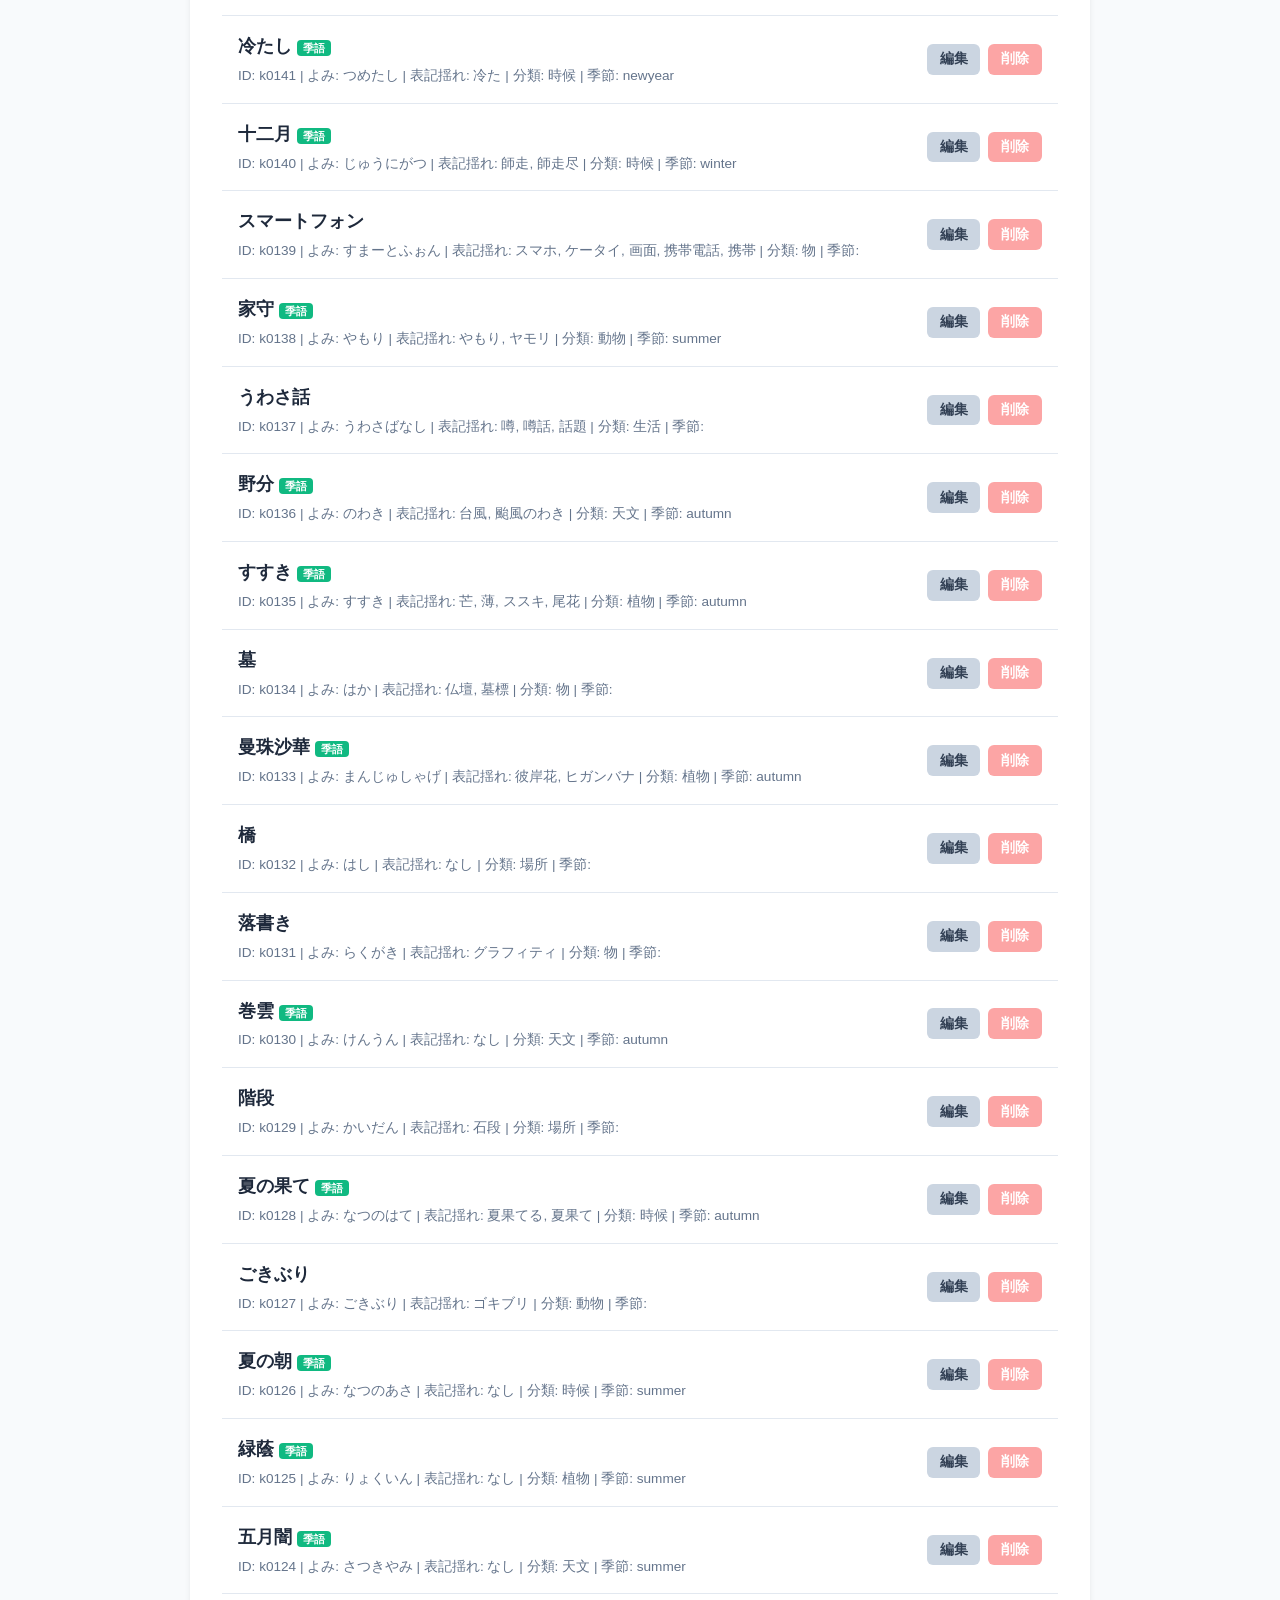
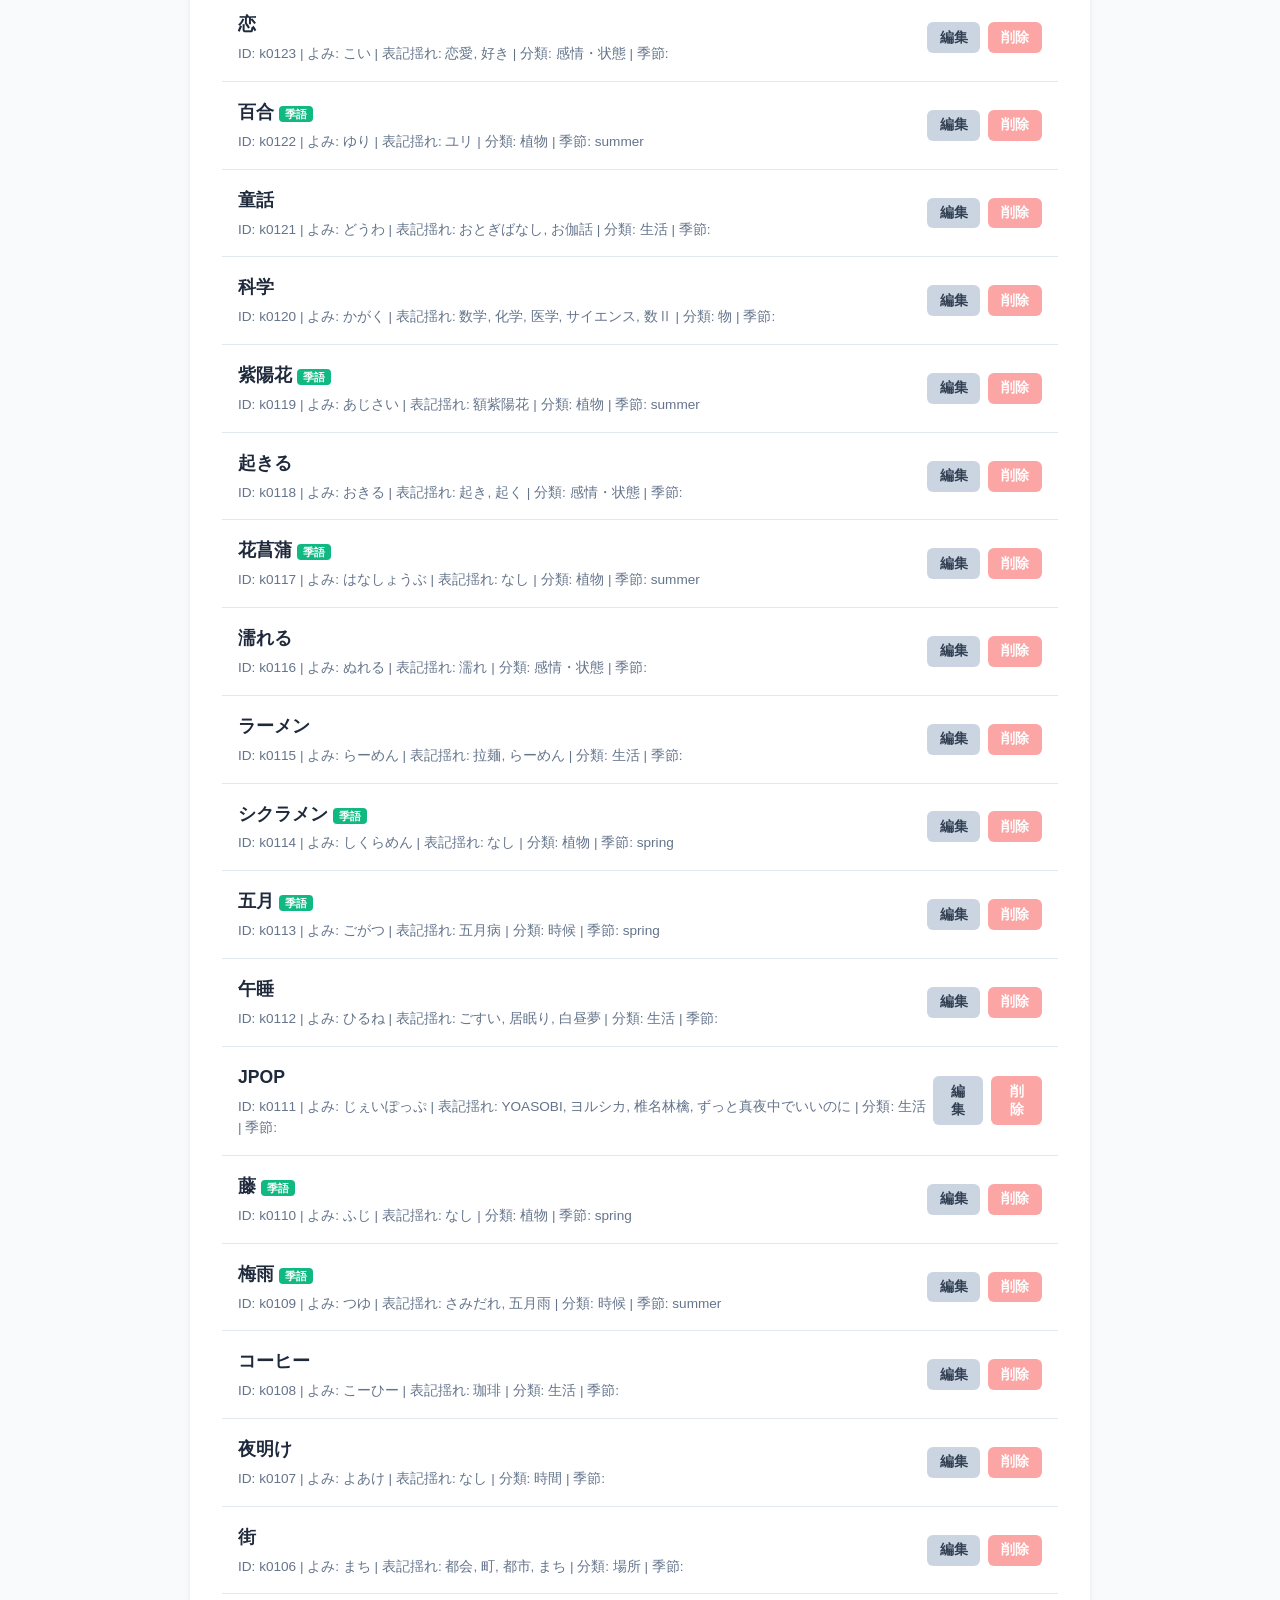
<file: content-editor/index.html>
<!DOCTYPE html>
<html lang="ja">
<head>
    <meta charset="UTF-8">
    <meta name="viewport" content="width=device-width, initial-scale=1.0">
    <title>Content Editor | コンテンツ管理エディタ</title>
    <link rel="stylesheet" href="style.css">
</head>
<body>
    <div class="container">
        <header>
            <h1>コンテンツ管理エディタ</h1>
            <p>MDファイルからコンテンツを登録し、キーワードと紐付けて content.json を生成します。</p>
            
            <div class="import-section">
                <h3>既存データのインポート</h3>
                <div class="import-controls">
                    <div>
                        <label for="import-content">content.json:</label>
                        <input type="file" id="import-content" accept=".json">
                    </div>
                    <div>
                        <label for="import-keywords">keywords.json:</label>
                        <input type="file" id="import-keywords" accept=".json">
                    </div>
                </div>
            </div>
            <div class="download-actions" style="margin-top: 1rem; padding-top: 1rem; border-top: 1px solid var(--border-color);">
                <button id="download-content" class="btn-success">content.jsonを保存・生成</button>
                <button id="download-keywords" class="btn-success">keywords.jsonを保存・生成</button>
            </div>

            <div class="import-section" style="margin-top: 1rem;">
                <h3>コンテンツフォルダのスキャン</h3>
                <div style="display: flex; gap: 0.5rem; align-items: center;">
                    <input type="file" id="scan-directory" webkitdirectory directory multiple>
                    <button type="button" id="scan-btn" class="btn-primary">未登録ファイルを検出</button>
                </div>
                <small>MDコンテンツが格納されているルートフォルダ（01-fragment等を含む階層）を選択してください。</small>
            </div>
        </header>

        <main>
            <!-- メイン入力フォーム -->
            <form id="content-form">
                <h2 id="form-title" style="margin-bottom: 1rem; font-size: 1.2rem; color: var(--accent-blue);">新規コンテンツ登録</h2>
                <input type="hidden" id="editing-content-id">

                <!-- MDファイル読込 -->
                <div class="form-group">
                    <label for="md-file-input">MDファイルを読み込む</label>
                    <div style="display: flex; gap: 0.5rem; align-items: center;">
                        <input type="file" id="md-file-input" accept=".md,.txt">
                        <button type="button" id="extract-btn" class="btn-primary">読込＆キーワード抽出</button>
                    </div>
                    <small>MDファイルの [[wikilinks]] と YAML frontmatter の topics からキーワード候補を自動抽出します。</small>
                </div>

                <div class="form-row">
                    <div class="form-group flex-2">
                        <label for="content-title">タイトル</label>
                        <input type="text" id="content-title" placeholder="コンテンツのタイトル" required>
                    </div>
                    <div class="form-group flex-1">
                        <label for="content-type">カテゴリ</label>
                        <select id="content-type" required>
                            <option value="">選択してください</option>
                            <option value="fragment">断片 (Fragment)</option>
                            <option value="essay">論考 (Essay)</option>
                            <option value="project-note">企画ノート (Project Note)</option>
                            <option value="work">作品 (Work)</option>
                        </select>
                    </div>
                </div>

                <div class="form-row">
                    <div class="form-group flex-1">
                        <label for="content-slug">Slug (URL識別子)</label>
                        <input type="text" id="content-slug" placeholder="weak-angel" required>
                        <small>URLに使用されます（例: weak-angel）</small>
                    </div>
                    <div class="form-group flex-1">
                        <label for="content-file">ファイル名</label>
                        <input type="text" id="content-file" placeholder="01-fragment/弱い天使.md" required>
                        <small>data/MD_contents_master/ からの相対パス</small>
                    </div>
                </div>

                <div class="form-group">
                    <label for="content-description">説明</label>
                    <textarea id="content-description" rows="2" placeholder="（任意）コンテンツの概要..."></textarea>
                </div>

                <div class="form-group">
                    <label for="content-url">URL（外部リンク）</label>
                    <input type="text" id="content-url" placeholder="https://example.com/...（任意）">
                </div>

                <!-- MDプレビュー -->
                <div class="form-group md-preview-section" id="md-preview-section" style="display: none;">
                    <label>MDプレビュー <small style="display:inline; font-weight: normal;">(先頭500文字)</small></label>
                    <div id="md-preview" class="md-preview"></div>
                </div>

                <!-- キーワード選択エリア -->
                <div class="form-group keyword-section" id="keyword-section" style="display: none;">
                    <label>抽出されたキーワード候補</label>
                    <p class="help-text">チェックを入れた単語がこのコンテンツのキーワードとして登録されます。未登録の場合は新規作成用フォームが開きます。</p>
                    <div id="parsed-keywords" class="checkbox-group">
                        <!-- JSによって動的にチェックボックスが追加される -->
                    </div>

                    <!-- 手動追加 -->
                    <div style="margin-top: 1rem; padding-top: 1rem; border-top: 1px solid var(--border-color);">
                        <label>手動キーワード追加</label>
                        <div style="display: flex; gap: 0.5rem; align-items: center;">
                            <input type="text" id="manual-keyword-input" placeholder="候補に出なかった語を追加">
                            <button type="button" id="manual-keyword-btn" class="btn-secondary">追加</button>
                        </div>
                    </div>
                </div>

                <div class="form-actions" style="display: flex; gap: 1rem; align-items: center;">
                    <button type="submit" id="save-btn" class="btn-success disabled" disabled>リストに保存</button>
                    <button type="button" id="cancel-edit-btn" class="btn-secondary hidden">編集をキャンセル</button>
                </div>
            </form>

            <section class="export-section" id="new-files-section" style="display: none; border: 2px solid var(--accent-blue); padding: 1rem; border-radius: 8px; margin-bottom: 2rem;">
                <div style="display: flex; justify-content: space-between; align-items: center; margin-bottom: 1rem;">
                    <h2 style="color: var(--accent-blue);">未登録のMDファイル (<span id="new-files-count">0</span>件)</h2>
                    <button type="button" id="hide-scan-results" class="btn-secondary btn-sm">閉じる</button>
                </div>
                <p class="help-text">content.json に登録されていないファイルが見つかりました。「編集」を押すとフォームに読み込まれます。</p>
                <div id="new-files-list" class="haiku-list-container">
                    <!-- JSによって動的に追加される -->
                </div>
            </section>

            <section class="export-section">
                <div style="display: flex; justify-content: space-between; align-items: center; margin-bottom: 1rem;">
                    <h2>登録済みコンテンツ一覧 (<span id="total-count">0</span>件)</h2>
                    <input type="text" id="search-content" placeholder="コンテンツを検索..." style="width: 250px; padding: 0.5rem;">
                </div>
                <div id="content-list" class="haiku-list-container">
                    <p class="empty-state">データがありません。インポートするか新規登録してください。</p>
                </div>
            </section>

            <section class="export-section" style="margin-top: 2rem;">
                <div style="display: flex; justify-content: space-between; align-items: center; margin-bottom: 1rem;">
                    <h2>登録済みキーワード一覧 (<span id="total-kw-count">0</span>件)</h2>
                    <input type="text" id="search-keyword" placeholder="キーワードを検索..." style="width: 250px; padding: 0.5rem;">
                </div>
                <div id="keyword-list" class="haiku-list-container">
                    <p class="empty-state">データがありません。インポートするか新規抽出してください。</p>
                </div>
            </section>
        </main>
    </div>

    <!-- 新規キーワード登録モーダル -->
    <div id="new-keyword-modal" class="modal hidden">
        <div class="modal-content">
            <h3 id="kw-modal-title">新規キーワード登録</h3>
            <p>キーワードの情報を入力・編集してください。</p>
            <form id="new-keyword-form">
                <input type="hidden" id="editing-kw-id">
                <div class="form-group">
                    <label>正規表記 (Label)</label>
                    <input type="text" id="new-kw-label" required>
                </div>
                <div class="form-group">
                    <label>読み (Reading)</label>
                    <input type="text" id="new-kw-reading" required>
                </div>
                <div class="form-group">
                    <label>表記揺れ (Aliases) - カンマ区切り</label>
                    <input type="text" id="new-kw-aliases" placeholder="例: 桜桃,さくらんぼ">
                </div>
                <div class="form-group" style="display: flex; align-items: center; gap: 0.5rem; margin-bottom: 1.5rem;">
                    <input type="checkbox" id="new-kw-kigo" style="width: auto;">
                    <label for="new-kw-kigo" style="margin-bottom: 0;">季語である (Kigo)</label>
                </div>
                <div class="form-row">
                    <div class="form-group flex-1">
                        <label>分類 (Type)</label>
                        <select id="new-kw-type" required>
                            <option value="場所">場所</option>
                            <option value="物">物</option>
                            <option value="身体">身体</option>
                            <option value="感情・状態">感情・状態</option>
                            <option value="時間">時間</option>
                            <option value="時候">時候</option>
                            <option value="天文">天文</option>
                            <option value="地理">地理</option>
                            <option value="生活">生活</option>
                            <option value="行事">行事</option>
                            <option value="動物">動物</option>
                            <option value="植物">植物</option>
                        </select>
                    </div>
                    <div class="form-group flex-1">
                        <label>季節 (Season) - 季語の場合</label>
                        <select id="new-kw-season">
                            <option value="">なし</option>
                            <option value="spring">春 (spring)</option>
                            <option value="summer">夏 (summer)</option>
                            <option value="autumn">秋 (autumn)</option>
                            <option value="winter">冬 (winter)</option>
                            <option value="newyear">新年 (newyear)</option>
                        </select>
                    </div>
                </div>
                <div class="form-actions" style="justify-content: flex-end; gap: 1rem; margin-top: 1.5rem;">
                    <button type="button" id="cancel-kw-btn" class="btn-secondary">キャンセル</button>
                    <button type="submit" class="btn-primary">登録して選択</button>
                </div>
            </form>
        </div>
    </div>

    <script src="editor.js?v=2"></script>
</body>
</html>
</file>
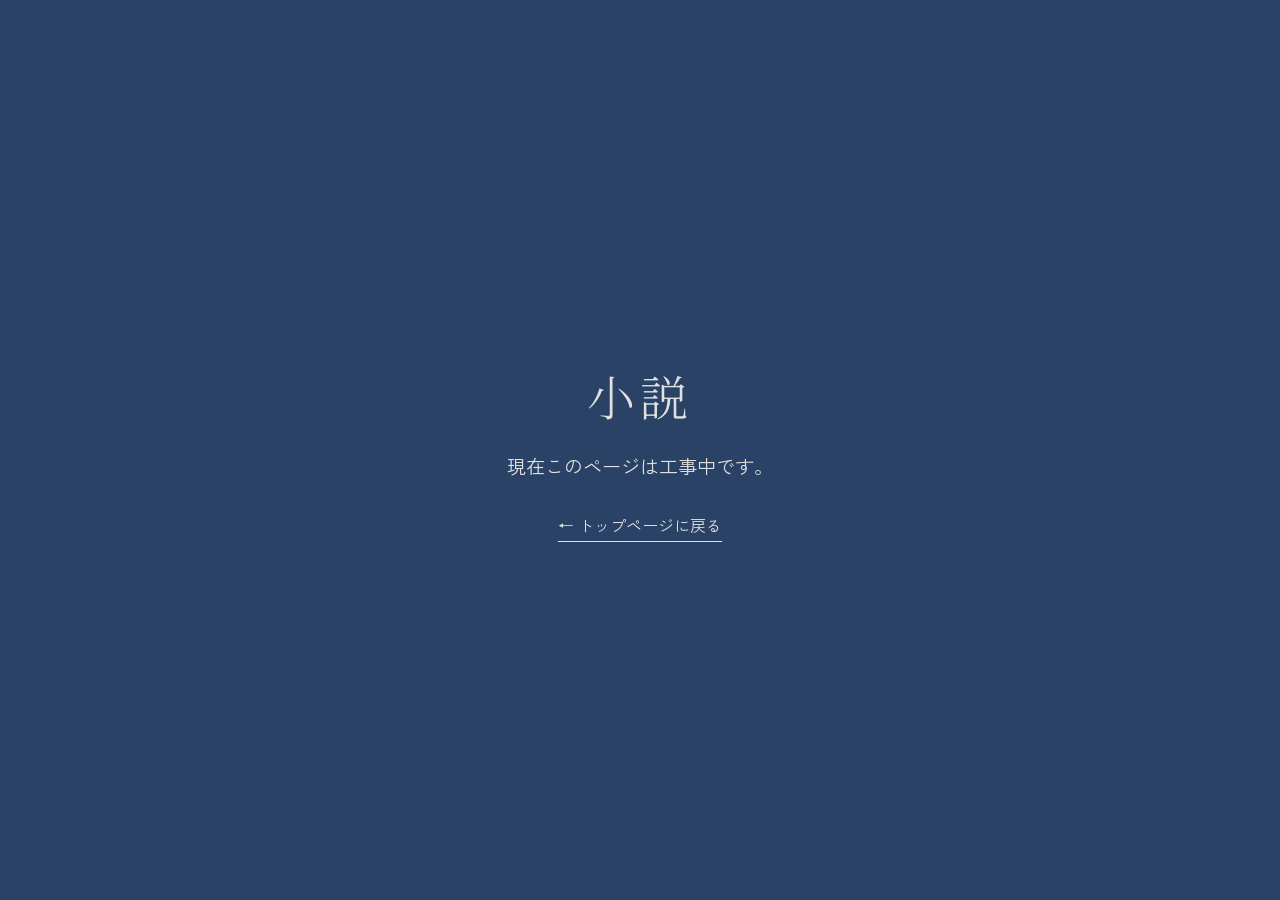
<file: novel.html>
<!DOCTYPE html>
<html lang="ja">
<head>
    <meta charset="UTF-8">
    <meta name="viewport" content="width=device-width, initial-scale=1.0">
    <title>小説 - 十六月書房</title>
    <link href="https://fonts.googleapis.com/css2?family=Noto+Serif+JP:wght@200..900&family=Zen+Kaku+Gothic+New:wght@300;400;500;700&display=swap" rel="stylesheet">
    <link rel="stylesheet" href="about/style.css">
    <style>
        .uc-container {
            min-height: 100vh;
            display: flex;
            align-items: center;
            justify-content: center;
            flex-direction: column;
            text-align: center;
            color: var(--text-color, #e0e0e0);
            padding: 2rem;
        }
        .uc-container h1 {
            font-family: 'Noto Serif JP', serif;
            font-size: 3rem;
            margin-bottom: 1rem;
            letter-spacing: 0.1em;
        }
        .uc-container p {
            font-size: 1.2rem;
            margin-bottom: 2rem;
        }
        .uc-container a {
            color: inherit;
            text-decoration: none;
            border-bottom: 1px solid currentColor;
            padding-bottom: 2px;
            transition: opacity 0.3s;
        }
        .uc-container a:hover {
            opacity: 0.7;
        }
    </style>
</head>
<body style="background: var(--bg-color, #0a0a0a);">
    <div class="uc-container">
        <h1>小説</h1>
        <p>現在このページは工事中です。</p>
        <a href="index.html">← トップページに戻る</a>
    </div>
</body>
</html>
</file>
<file: home.css>
:root{--night:#17253b;--gold:#d8b87b;--cream:#f2ecdf;--paper:#fcf9f2;--muted:#b9c2cc;--line:rgba(244,238,226,.2);--serif:'Noto Serif JP',serif;--sans:'Zen Kaku Gothic New',sans-serif}
*{box-sizing:border-box}html{scroll-behavior:smooth}body{margin:0;background:var(--night);color:var(--cream);font-family:var(--sans);line-height:1.8}a{color:inherit;text-decoration:none}a:focus-visible,button:focus-visible{outline:3px solid var(--gold);outline-offset:4px}.skip-link{position:fixed;z-index:9999;top:-80px;left:12px;background:var(--paper);color:#263246;padding:12px}.skip-link:focus{top:10px}
.site-header{position:sticky;top:0;z-index:100;display:flex;align-items:center;gap:clamp(1rem,3vw,3rem);padding:1rem clamp(1.2rem,4.8vw,5rem);background:rgba(23,37,59,.96);border-bottom:1px solid var(--line);backdrop-filter:blur(18px)}.site-logo{display:flex;flex-direction:column;min-width:max-content;gap:.1rem;line-height:1.45}.logo-jp{font:600 1.25rem var(--serif);letter-spacing:.12em}.logo-en{font-size:.55rem;letter-spacing:.21em;color:var(--gold)}.site-nav{display:flex;align-items:center;gap:clamp(.75rem,2vw,2rem);margin-left:auto;white-space:nowrap}.site-nav a{font-size:.82rem;color:#e6e4de;transition:color .15s}.site-nav a:hover,.footer-links a:hover{color:var(--gold)}.dev-link{white-space:nowrap;font-size:.77rem;padding:.5rem .7rem;border:1px solid rgba(216,184,123,.5);color:var(--gold)}.dev-link:hover{background:rgba(216,184,123,.12)}
.hero{min-height:min(760px,86vh);padding:clamp(5rem,9vw,9rem) clamp(1.25rem,8vw,9rem) 6rem;display:grid;grid-template-columns:minmax(0,1.25fr) minmax(210px,.75fr);align-items:center;gap:3rem;position:relative;overflow:hidden;background:radial-gradient(circle at 75% 42%,#314561 0%,#1d304b 28%,#17253b 65%)}.hero::before{content:"";position:absolute;inset:0;opacity:.2;background-image:radial-gradient(#fff .7px,transparent .7px);background-size:31px 31px;pointer-events:none}.hero-text{max-width:780px;position:relative;z-index:1}.eyebrow,.section-index,.room-number{font-size:.7rem;letter-spacing:.24em;color:var(--gold);font-weight:700}.eyebrow{margin:0 0 2rem}h1,h2,h3,p{margin-top:0}.hero h1{font:500 clamp(2rem,4.5vw,4.6rem)/1.55 var(--serif);letter-spacing:.035em;margin-bottom:2rem}.hero-lead{font:400 clamp(1.02rem,1.5vw,1.24rem)/2 var(--serif);max-width:36rem}.hero-note{color:#c4cbd4;font-size:.91rem;max-width:37rem;margin-top:1.5rem}.hero-actions{display:flex;flex-wrap:wrap;gap:1rem;margin-top:2.5rem}.button{display:inline-flex;justify-content:space-between;align-items:center;gap:2rem;padding:.85rem 1.25rem;min-height:48px;font-size:.87rem;transition:transform .2s}.button:hover{transform:translateY(-2px)}.button-solid{background:var(--gold);color:#202f43;font-weight:700}.button-quiet{border-bottom:1px solid var(--line)}.button-outline{border:1px solid var(--gold);color:var(--gold)}.hero-graphic{position:relative;aspect-ratio:1;min-height:300px;max-width:480px;width:100%;margin:auto;filter:drop-shadow(0 5px 35px rgba(0,0,0,.18))}.orbit{position:absolute;border:1px solid rgba(216,184,123,.32);border-radius:50%;top:50%;left:50%;transform:translate(-50%,-50%) rotate(21deg)}.orbit-outer{width:99%;height:99%;border-style:dashed}.orbit-inner{width:77%;height:77%}.hero-moon{position:absolute;width:59%;height:59%;border-radius:50%;top:50%;left:50%;transform:translate(-50%,-50%);background:radial-gradient(circle at 38% 30%,#f1dcac,#c6a877 55%,#655d5c);box-shadow:0 0 72px rgba(216,184,123,.12)}.hero-moon::after{content:"";position:absolute;width:90%;height:100%;border-radius:50%;top:-6%;left:26%;background:radial-gradient(circle at 80% 30%,#273b54,#1c304a 55%,#1b2c45);transform:rotate(-12deg)}.graphic-number{position:absolute;top:4%;left:12%;color:var(--gold);font:500 clamp(1.5rem,4vw,3rem) var(--serif);letter-spacing:.15em}.graphic-caption{position:absolute;bottom:7%;right:0;color:var(--gold);font-size:.72rem;letter-spacing:.16em;line-height:2}.hero-side-label{position:absolute;right:18px;bottom:2rem;writing-mode:vertical-rl;font-family:var(--serif);font-size:.7rem;letter-spacing:.3em;color:var(--gold)}
.paper-ribbon{display:flex;justify-content:space-between;gap:1rem;padding:.65rem clamp(1.2rem,4.8vw,5rem);background:var(--gold);color:#28384d;text-transform:uppercase;letter-spacing:.24em;font-size:.6rem;font-weight:700}.section{max-width:1480px;margin:0 auto;padding:clamp(4.5rem,8vw,8rem) clamp(1.2rem,6vw,6rem)}.section-heading{display:flex;justify-content:space-between;align-items:end;gap:2rem;margin-bottom:2.5rem;border-bottom:1px solid var(--line);padding-bottom:1.5rem}.section-heading h2,.side-rooms h2{font:500 clamp(1.8rem,3vw,2.9rem)/1.55 var(--serif);margin:.7rem 0 0}.section-heading p{font-size:.89rem;color:var(--muted);max-width:23rem;margin:0}.room-grid{display:grid;grid-template-columns:repeat(3,minmax(0,1fr));gap:clamp(1rem,2vw,2rem)}.room-card{min-width:0;border:1px solid var(--line);background:#21324c;transition:transform .22s,border-color .22s;display:flex;flex-direction:column}.room-card:hover{transform:translateY(-5px);border-color:var(--gold)}.room-art{height:clamp(200px,24vw,340px);position:relative;overflow:hidden;display:flex;align-items:center;justify-content:center}.room-haiku .room-art{background:radial-gradient(ellipse at 50% 55%,#546c83,#263750 61%,#18273c)}.abstract-star{font-size:clamp(4rem,13vw,10rem);color:rgba(226,210,166,.75);line-height:1;transform:rotate(25deg)}.room-writing .room-art{background:linear-gradient(120deg,#6b6470,#32445e 60%,#283346)}.paper-sheet{width:50%;height:86%;transform:rotate(-8deg) translateY(12%);display:flex;align-items:center;justify-content:center;background:#e7dfcd;color:#3c3a37;font:500 clamp(1rem,2vw,2rem)/1.5 var(--serif);text-align:center;box-shadow:15px 15px 0 rgba(15,24,35,.4);letter-spacing:.4em;writing-mode:vertical-rl}.room-zine .room-art{background:#555663}.room-zine img{width:100%;height:100%;object-fit:cover;object-position:center 35%;opacity:.78;transition:transform .4s}.room-zine:hover img{transform:scale(1.04)}.room-art-label{position:absolute;bottom:1rem;left:1rem;background:rgba(23,37,59,.8);padding:.25rem .65rem;letter-spacing:.16em;font-size:.7rem}.room-caption{padding:1.5rem;display:flex;flex-direction:column;flex:1}.room-number{font-size:.63rem}.room-caption h3{font:500 clamp(1.25rem,1.8vw,1.55rem) var(--serif);margin:1rem 0 .7rem}.room-caption p{font-size:.87rem;color:#c8cbd1;flex:1;line-height:1.9}.room-action{display:flex;justify-content:space-between;align-items:center;border-top:1px solid var(--line);padding-top:1rem;color:var(--gold);font-size:.85rem;margin-top:1rem}
.shelf{padding-top:1.5rem}.text-link{font-size:.85rem;border-bottom:1px solid var(--gold);padding-bottom:.2rem;color:var(--gold)}.featured-grid{display:grid;grid-template-columns:repeat(3,minmax(0,1fr));gap:1.2rem}.feature-item{border-left:1px solid var(--gold);padding:.25rem 1.3rem 1rem;min-height:190px;transition:background .2s}.feature-item:hover{background:rgba(255,255,255,.05)}.feature-type{font-size:.72rem;color:var(--gold);letter-spacing:.14em}.feature-item h3{font:500 1.3rem/1.7 var(--serif);margin:.8rem 0}.feature-item p{font-size:.86rem;color:var(--muted);margin:0}.loading-works{color:var(--muted)}.side-rooms{display:grid;grid-template-columns:1fr 1fr;gap:3rem;align-items:center;padding-top:2rem;padding-bottom:7rem}.side-rooms p{color:var(--muted);font-size:.92rem}.side-links{border-top:1px solid var(--line)}.side-links a{display:flex;justify-content:space-between;align-items:center;gap:2rem;padding:1.4rem .3rem;border-bottom:1px solid var(--line);font:500 1.1rem var(--serif)}.side-links a:hover{color:var(--gold)}.side-links small{display:block;font:700 .65rem var(--sans);letter-spacing:.15em;color:var(--gold);margin-bottom:.5rem}.about-band{display:grid;grid-template-columns:1.2fr 1fr;gap:3rem;padding:clamp(4rem,7vw,7rem) clamp(1.2rem,9vw,9rem);background:var(--cream);color:#263246}.about-band h2{font:500 clamp(1.8rem,3.5vw,3.3rem)/1.7 var(--serif);margin:.8rem 0 0}.about-band p{line-height:2.1}.about-band .section-index{color:#7d6036}.about-band .button-outline{color:#293a52;border-color:#293a52;margin-top:1rem}.site-footer{display:grid;grid-template-columns:1fr 1fr;gap:1rem 3rem;padding:3rem clamp(1.2rem,6vw,6rem);border-top:1px solid var(--line);font-size:.8rem}.site-footer>div:first-child{display:flex;flex-direction:column}.site-footer strong{font:500 1.1rem var(--serif)}.site-footer span,.site-footer small{color:var(--muted);font-size:.7rem}.footer-links{display:flex;flex-wrap:wrap;justify-content:flex-end;align-items:start;gap:1rem 2rem}.footer-disclaimer{grid-column:1/-1;color:var(--muted);font-size:.72rem}
@media(max-width:1150px){.site-header{flex-wrap:wrap;gap:.5rem 2rem}.site-nav{order:3;width:100%;margin:0;overflow-x:auto;padding:.6rem 0 .2rem}.dev-link{margin-left:auto}.hero{grid-template-columns:1.25fr .75fr;gap:1rem}}
@media(max-width:800px){.hero{grid-template-columns:1fr;min-height:unset;padding-top:5rem}.hero-graphic{width:min(70vw,300px);min-height:0}.hero-side-label{display:none}.room-grid{grid-template-columns:1fr}.room-card{display:grid;grid-template-columns:minmax(130px,40%) 1fr}.room-art{height:100%;min-height:215px}.featured-grid{grid-template-columns:1fr}.side-rooms,.about-band{grid-template-columns:1fr}.section-heading{align-items:start;flex-direction:column;gap:1rem}}
@media(max-width:480px){.site-header{padding:.85rem 1rem}.logo-jp{font-size:1.05rem}.dev-link{font-size:.68rem}.site-nav{gap:1.2rem}.hero{padding:4.5rem 1.25rem 3rem}.hero h1{font-size:clamp(1.8rem,8vw,2.5rem)}.hero-actions{flex-direction:column;align-items:flex-start}.hero-graphic{width:min(75vw,260px)}.room-card{display:flex;flex-direction:column}.room-art{height:230px;min-height:0}.paper-ribbon span:last-child{display:none}.site-footer{grid-template-columns:1fr}.footer-links{justify-content:flex-start}}
@media(prefers-reduced-motion:reduce){html{scroll-behavior:auto}*,*::before,*::after{transition:none!important;animation:none!important}}


/* Editorial hero: independent visual layer, intentionally optional and replaceable. */
.hero-graphic{isolation:isolate}.hero-moon{z-index:2;animation:moon-arrival 1.8s ease both}.moon-halo{position:absolute;inset:12%;border-radius:50%;box-shadow:0 0 90px 6px rgba(216,184,123,.14),inset 0 0 30px rgba(216,184,123,.06);z-index:0;pointer-events:none}.orbit-outer{animation:slow-rotation 75s linear infinite}.orbit-dot{position:absolute;left:10%;top:18%;width:7px;height:7px;border-radius:50%;background:#efe0b2;box-shadow:0 0 20px 7px rgba(216,184,123,.24)}.haiku-ghost{position:absolute;z-index:4;right:3%;top:12%;width:min(50%,195px);padding:1rem 0 1rem 1.2rem;border-left:1px solid rgba(216,184,123,.45);background:linear-gradient(90deg,rgba(23,37,59,.89),rgba(23,37,59,.2));text-shadow:0 2px 7px #142137}.haiku-ghost span{display:block;font-size:.51rem;color:var(--gold);letter-spacing:.16em}.haiku-ghost p{font-family:var(--serif);font-size:clamp(.9rem,1.18vw,1.05rem);line-height:2;margin:.6rem 0 0}.scroll-cue{position:absolute;bottom:1.1rem;left:clamp(1.25rem,8vw,9rem);z-index:2;display:flex;align-items:center;gap:1rem;font-size:.65rem;letter-spacing:.2em;color:var(--gold);padding:1rem 0}.scroll-cue span:last-child{font-size:1.5rem;animation:scroll-signal 2.2s ease-in-out infinite}@keyframes moon-arrival{from{opacity:0;transform:translate(-50%,-48%) scale(.92)}to{opacity:1;transform:translate(-50%,-50%) scale(1)}}@keyframes slow-rotation{to{transform:translate(-50%,-50%) rotate(381deg)}}@keyframes scroll-signal{50%{transform:translateY(5px)}}@media(max-width:800px){.hero-graphic{margin-top:1.5rem}.scroll-cue{position:relative;bottom:auto;left:auto;grid-column:1;justify-self:start;margin-top:1rem}.haiku-ghost{right:-2%;top:15%;min-width:130px}.hero{gap:.8rem}}@media(max-width:480px){.haiku-ghost{top:12%;right:-8%}.hero-graphic{margin-left:12%;width:min(65vw,260px)}.graphic-caption{right:-2rem}}@media(prefers-reduced-motion:reduce){.orbit-outer,.hero-moon,.scroll-cue span:last-child{animation:none}}
</file>
<file: about/profile.css>
.profile-hero{position:relative;padding:clamp(6rem,11vw,10rem) clamp(1.2rem,8vw,8rem) clamp(4rem,7vw,7rem);background:radial-gradient(circle at 88% 40%,#364968,#17253b 65%);overflow:hidden}.profile-hero-content{position:relative;z-index:1;max-width:680px}.profile-hero h1{font:500 clamp(2.5rem,5vw,4.5rem)/1.55 var(--serif);margin:.85rem 0 2rem}.profile-hero p{font-family:var(--serif);font-size:clamp(1rem,1.6vw,1.25rem);line-height:2.1}.profile-mark{position:absolute;right:5%;bottom:-.3em;font:500 clamp(11rem,30vw,30rem) var(--serif);color:rgba(216,184,123,.08);line-height:1}.profile-main{padding:clamp(4rem,8vw,8rem) clamp(1.2rem,7vw,7rem);max-width:1480px;margin:auto}.profile-grid{display:grid;grid-template-columns:1fr 1fr;gap:clamp(2rem,5vw,6rem)}.profile-card h2,.profile-links h2{font:500 clamp(1.8rem,3vw,2.6rem) var(--serif);margin:1rem 0 2rem}.placeholder{border:1px dashed rgba(216,184,123,.55);background:rgba(255,255,255,.025);padding:1.5rem;margin:1rem 0}.placeholder-label{font-size:.75rem;color:var(--gold);letter-spacing:.18em}.placeholder p{margin:.7rem 0 0;color:var(--muted);font-size:.9rem}.room-statement p{font-family:var(--serif);line-height:2.3;color:#e9e5df}.room-statement .button{margin-top:1.5rem}.profile-links{padding:clamp(4rem,7vw,6rem) clamp(1.2rem,8vw,8rem);background:var(--cream);color:#263246}.profile-links .section-index{color:#7d6036}.profile-links>p{color:#47556a}.profile-link-list{display:flex;flex-wrap:wrap;gap:1rem 2rem;border-top:1px solid #bfb9ae;padding-top:1.5rem}.profile-link-list a{border-bottom:1px solid #59697b;padding:.6rem 0}.profile-link-list a:hover{color:#9a7040}@media(max-width:760px){.profile-grid{grid-template-columns:1fr}.profile-mark{font-size:11rem;right:-2rem}}
</file>
<file: about/style.css>
/* 
 * 十六月書房 -しがつのへや-
 * Premium Portfolio Design System
 */

:root {
    --bg-color: #2a4266;
    --text-primary: #e2e8f0;
    --text-secondary: #94a3b8;
    --accent-color: #d4af37; /* Elegant gold/amber for coffee/night themes */
    --accent-hover: #fcd34d;
    --glass-bg: rgba(255, 255, 255, 0.03);
    --glass-border: rgba(255, 255, 255, 0.05);
    --glass-shadow: 0 8px 32px 0 rgba(0, 0, 0, 0.37);
    --font-heading: 'Noto Serif JP', serif;
    --font-body: 'Zen Kaku Gothic New', sans-serif;
    --transition-smooth: all 0.4s cubic-bezier(0.4, 0, 0.2, 1);
}

* {
    margin: 0;
    padding: 0;
    box-sizing: border-box;
}

body {
    background-color: var(--bg-color);
    color: var(--text-primary);
    font-family: var(--font-body);
    line-height: 1.6;
    overflow-x: hidden;
    scroll-behavior: smooth;
}

h1, h2, h3, .nav-brand {
    font-family: var(--font-heading);
    font-weight: 300;
}

a {
    color: var(--text-primary);
    text-decoration: none;
    transition: var(--transition-smooth);
}

a:hover {
    color: var(--accent-color);
}

.text-center {
    text-align: center;
}

.mt-4 { margin-top: 2rem; }

/* ガラスモーフィズムの共通クラス */
.glass-panel {
    background: var(--glass-bg);
    backdrop-filter: blur(12px);
    -webkit-backdrop-filter: blur(12px);
    border: 1px solid var(--glass-border);
    border-radius: 16px;
    padding: 2rem;
    box-shadow: var(--glass-shadow);
    transition: var(--transition-smooth);
}

.glass-panel:hover {
    background: rgba(255, 255, 255, 0.05);
    border-color: rgba(255, 255, 255, 0.1);
}

/* ヘッダー */
.navbar {
    position: fixed;
    top: 0;
    width: 100%;
    padding: 1.5rem 5%;
    display: flex;
    justify-content: space-between;
    align-items: center;
    z-index: 1000;
    background: transparent;
    transition: background 0.3s ease, padding 0.3s ease;
}

.navbar.scrolled {
    background: rgba(13, 15, 18, 0.85);
    backdrop-filter: blur(10px);
    padding: 1rem 5%;
    border-bottom: 1px solid var(--glass-border);
}

.nav-brand {
    font-size: 1.5rem;
    letter-spacing: 0.1em;
    color: var(--accent-color);
}

.nav-links a {
    margin-left: 2rem;
    font-size: 0.95rem;
    letter-spacing: 0.05em;
    position: relative;
}

.nav-links a::after {
    content: '';
    position: absolute;
    width: 0;
    height: 1px;
    bottom: -4px;
    left: 0;
    background-color: var(--accent-color);
    transition: width 0.3s ease;
}

.nav-links a:hover::after {
    width: 100%;
}

/* Entrance Overlay */
.entrance-overlay {
    position: fixed;
    top: 0;
    left: 0;
    width: 100vw;
    height: 100vh;
    background: var(--bg-color);
    z-index: 9999;
    display: flex;
    justify-content: center;
    align-items: center;
    transition: opacity 0.8s ease, visibility 0.8s ease;
}

.entrance-overlay.hidden {
    opacity: 0;
    visibility: hidden;
}

.entrance-content h2 {
    margin-bottom: 1rem;
    color: var(--accent-color);
}

.entrance-buttons {
    display: flex;
    gap: 1rem;
    justify-content: center;
}

@media (max-width: 480px) {
    .entrance-buttons {
        flex-direction: column;
    }
}

.entrance-btn {
    padding: 0.8rem 1.5rem;
    border-radius: 30px;
    border: none;
    font-size: 0.95rem;
    cursor: pointer;
    font-family: var(--font-body);
    transition: var(--transition-smooth);
    background: var(--accent-color);
    color: #000;
    font-weight: 500;
}

.entrance-btn:hover {
    background: var(--accent-hover);
    transform: translateY(-2px);
    box-shadow: 0 5px 15px rgba(212, 175, 55, 0.3);
}

.entrance-btn.outline {
    background: transparent;
    border: 1px solid var(--accent-color);
    color: var(--accent-color);
}

.entrance-btn.outline:hover {
    background: rgba(212, 175, 55, 0.1);
}

/* BGM Controls (Header) */
.bgm-controls {
    display: flex;
    align-items: center;
    margin-left: 2rem;
    position: relative;
    padding: 0.3rem;
    border-radius: 30px;
    transition: var(--transition-smooth);
    gap: 0.2rem;
}

.bgm-controls:hover {
    background: rgba(255, 255, 255, 0.05);
}

.bgm-icon-btn {
    background: none;
    border: none;
    color: var(--text-primary);
    font-size: 1.2rem;
    cursor: pointer;
    transition: var(--transition-smooth);
    display: flex;
    align-items: center;
    justify-content: center;
    width: 32px;
    height: 32px;
    border-radius: 50%;
}

.bgm-icon-btn:hover {
    color: var(--accent-color);
    background: rgba(255, 255, 255, 0.1);
}

#restart-btn {
    opacity: 0;
    width: 0;
    transform: scale(0);
    overflow: hidden;
    margin: 0;
    padding: 0;
    transition: all 0.4s cubic-bezier(0.175, 0.885, 0.32, 1.275);
}

.bgm-controls:hover #restart-btn {
    opacity: 1;
    width: 32px;
    transform: scale(1);
}

.volume-slider-container {
    width: 0;
    opacity: 0;
    overflow: hidden;
    display: flex;
    align-items: center;
    transition: all 0.4s cubic-bezier(0.175, 0.885, 0.32, 1.275);
}

.bgm-controls:hover .volume-slider-container {
    width: 80px;
    opacity: 1;
    padding: 0 0.5rem;
}

.volume-slider {
    -webkit-appearance: none;
    appearance: none;
    width: 100%;
    height: 4px;
    background: rgba(255, 255, 255, 0.2);
    border-radius: 2px;
    outline: none;
}

.volume-slider::-webkit-slider-thumb {
    -webkit-appearance: none;
    appearance: none;
    width: 12px;
    height: 12px;
    border-radius: 50%;
    background: var(--accent-color);
    cursor: pointer;
    transition: transform 0.2s;
}

.volume-slider::-webkit-slider-thumb:hover {
    transform: scale(1.3);
}

.footer-music-credit {
    margin-bottom: 0.5rem;
    font-size: 0.85rem;
    color: var(--text-secondary);
}

/* ヒーローセクション */
.hero {
    height: 100vh;
    display: flex;
    align-items: center;
    justify-content: center;
    position: relative;
    overflow: hidden;
}

.hero-bg {
    position: absolute;
    top: 0;
    left: 0;
    width: 100%;
    height: 100%;
    background: url('../assets/bg.jpg') center/cover no-repeat;
    opacity: 0.4;
    filter: sepia(0.2) saturate(0.8) brightness(0.6);
    z-index: -1;
    animation: slowZoom 20s infinite alternate;
}

@keyframes slowZoom {
    0% { transform: scale(1); }
    100% { transform: scale(1.1); }
}

.hero-content {
    text-align: center;
    z-index: 1;
    opacity: 0;
    transform: translateY(30px);
    animation: fadeUp 1.2s cubic-bezier(0.16, 1, 0.3, 1) forwards 0.5s;
}

@keyframes fadeUp {
    to {
        opacity: 1;
        transform: translateY(0);
    }
}

.hero-title {
    font-size: 4rem;
    letter-spacing: 0.15em;
    margin-bottom: 0.5rem;
    background: linear-gradient(135deg, #fff, #a0aec0);
    -webkit-background-clip: text;
    background-clip: text;
    -webkit-text-fill-color: transparent;
}

.hero-subtitle {
    font-size: 1.5rem;
    letter-spacing: 0.3em;
    color: var(--accent-color);
    margin-bottom: 2rem;
    font-family: var(--font-heading);
}

.hero-author {
    font-size: 1.1rem;
    color: var(--text-secondary);
    letter-spacing: 0.1em;
}

.hero-desc {
    font-size: 0.9rem;
    letter-spacing: 0.2em;
    color: var(--text-secondary);
    opacity: 0.6;
    margin-top: 0.5rem;
}

/* スクロールダウンインジケーター */
.scroll-indicator {
    position: absolute;
    bottom: 2rem;
    left: 50%;
    transform: translateX(-50%);
    display: flex;
    align-items: center;
    flex-direction: column;
    gap: 0.5rem;
    opacity: 0;
    animation: fadeUp 1s forwards 1.5s;
}

.scroll-indicator span {
    font-size: 0.7rem;
    text-transform: uppercase;
    letter-spacing: 0.2em;
    color: var(--text-secondary);
}

.mouse {
    width: 20px;
    height: 30px;
    border: 1px solid var(--text-secondary);
    border-radius: 10px;
    position: relative;
}

.mouse::before {
    content: '';
    position: absolute;
    top: 6px;
    left: 50%;
    transform: translateX(-50%);
    width: 4px;
    height: 4px;
    background: var(--text-secondary);
    border-radius: 50%;
    animation: scroll 2s infinite;
}

@keyframes scroll {
    0% { transform: translate(-50%, 0); opacity: 1; }
    100% { transform: translate(-50%, 10px); opacity: 0; }
}

/* 共通セクションスタイル */
.section {
    padding: 6rem 5%;
}

.container {
    max-width: 1100px;
    margin: 0 auto;
}

.section-title {
    font-size: 2.5rem;
    margin-bottom: 3rem;
    position: relative;
    display: inline-block;
}

.section-title span {
    position: absolute;
    bottom: -5px;
    right: -20px;
    font-size: 0.9rem;
    font-family: var(--font-body);
    font-weight: 300;
    color: var(--accent-color);
    letter-spacing: 0.1em;
    opacity: 0.7;
}

.section-title::after {
    content: '';
    display: block;
    width: 40px;
    height: 1px;
    background: var(--accent-color);
    margin-top: 10px;
}

/* About Section */
.about-grid {
    display: grid;
    grid-template-columns: 1fr 2fr;
    gap: 3rem;
    align-items: start;
}

.about-image {
    position: relative;
    border-radius: 16px;
    overflow: hidden;
}

.about-image img {
    width: 100%;
    height: auto;
    display: block;
    transition: var(--transition-smooth);
    filter: grayscale(20%) contrast(110%);
}

.about-image:hover img {
    transform: scale(1.05);
    filter: grayscale(0%) contrast(100%);
}

.about-image .glass-panel {
    position: absolute;
    bottom: 10px;
    left: 10px;
    right: 10px;
    padding: 1rem;
}

.about-image h3 {
    font-size: 1.1rem;
    margin-bottom: 0.2rem;
}

.about-image .role {
    font-size: 0.8rem;
    color: var(--text-secondary);
}

.about-text h3 {
    font-size: 1.3rem;
    color: var(--accent-color);
    margin-bottom: 1rem;
}

.about-text p {
    color: var(--text-primary);
    line-height: 1.8;
}

.about-text hr {
    border: none;
    border-top: 1px solid var(--glass-border);
    margin: 2rem 0;
}

/* Works Section */
.works-grid {
    display: grid;
    grid-template-columns: repeat(auto-fit, minmax(300px, 1fr));
    gap: 2rem;
}

.work-card {
    background: var(--glass-bg);
    border: 1px solid var(--glass-border);
    border-radius: 16px;
    overflow: hidden;
    transition: var(--transition-smooth);
    cursor: pointer;
}

.work-card:hover {
    transform: translateY(-10px);
    box-shadow: 0 15px 30px rgba(0,0,0,0.4);
    border-color: rgba(255,255,255,0.1);
}

.work-img {
    position: relative;
    height: 220px;
    overflow: hidden;
}

.work-img img {
    width: 100%;
    height: 100%;
    object-fit: cover;
    transition: transform 0.6s ease;
}

.work-card:hover .work-img img {
    transform: scale(1.1);
}

.work-overlay {
    position: absolute;
    top: 0;
    left: 0;
    width: 100%;
    height: 100%;
    background: linear-gradient(to top, rgba(13, 15, 18, 0.9), transparent);
    display: flex;
    align-items: flex-end;
    padding: 1.5rem;
    opacity: 0.8;
    transition: var(--transition-smooth);
}

.work-card:hover .work-overlay {
    opacity: 1;
}

.work-overlay span {
    font-family: var(--font-heading);
    color: var(--accent-color);
    letter-spacing: 0.1em;
    font-size: 0.85rem;
}

.work-info {
    padding: 1.5rem;
}

.work-info h3 {
    font-size: 1.2rem;
    margin-bottom: 0.5rem;
}

.work-info p {
    font-size: 0.9rem;
    color: var(--text-secondary);
}

/* Contact/Links Section */
.social-links {
    display: flex;
    justify-content: center;
    gap: 1.5rem;
    margin-top: 2rem;
    flex-wrap: wrap;
}

.social-btn {
    display: inline-flex;
    align-items: center;
    gap: 0.8rem;
    padding: 1rem 2rem;
    font-size: 1rem;
    letter-spacing: 0.05em;
    border-radius: 30px;
}

.social-btn:hover {
    transform: translateY(-3px);
    border-color: var(--accent-color);
    box-shadow: 0 5px 15px rgba(212, 175, 55, 0.2);
}

/* Footer */
footer {
    text-align: center;
    padding: 2rem;
    border-top: 1px solid var(--glass-border);
    color: var(--text-secondary);
    font-size: 0.8rem;
    letter-spacing: 0.05em;
}

/* Animations Triggered by JS */
.fade-in-element {
    opacity: 0;
    transform: translateY(30px);
    transition: opacity 0.8s ease, transform 0.8s ease;
}

.fade-in-element.visible {
    opacity: 1;
    transform: translateY(0);
}

/* Responsive */
@media (max-width: 768px) {
    .about-grid {
        grid-template-columns: 1fr;
    }
    
    .hero-title {
        font-size: 2.5rem;
    }
    
    .hero-subtitle {
        font-size: 1rem;
    }
    
    .navbar {
        padding: 1rem;
    }
    
    .nav-links {
        display: none; /* Mobile menu needed for real production, keeping simple here */
    }
}
</file>
<file: bookshelf/style.css>
/* Bookshelf page styles */

.bookshelf-container {
    max-width: 1100px;
    margin: 100px auto 80px;
    padding: 0 24px;
    min-height: 80vh;
}

/* Header */
.bookshelf-header {
    margin-bottom: 3rem;
    text-align: center;
}

.bookshelf-title {
    font-family: 'Noto Serif JP', serif;
    font-size: 2.8rem;
    font-weight: 300;
    margin-bottom: 0.6rem;
    letter-spacing: 0.1em;
}

.bookshelf-desc {
    color: #888;
    font-size: 0.95rem;
    margin-bottom: 2rem;
}

/* Controls */
.bookshelf-controls {
    display: flex;
    flex-wrap: wrap;
    gap: 1rem;
    justify-content: center;
    align-items: center;
}

.filter-group {
    display: flex;
    gap: 0.5rem;
    flex-wrap: wrap;
    justify-content: center;
}

.filter-btn {
    border: 1px solid rgba(0, 0, 0, 0.15);
    background: transparent;
    padding: 0.4rem 1rem;
    border-radius: 20px;
    cursor: pointer;
    font-size: 0.85rem;
    font-family: 'Zen Kaku Gothic New', sans-serif;
    color: #b9b9b9;
    transition: all 0.2s ease;
}

.filter-btn.active {
    background: #3b82f6;
    border-color: #3b82f6;
    color: white;
    font-weight: 500;
}

.filter-btn:hover:not(.active) {
    background: rgba(59, 130, 246, 0.08);
    border-color: #3b82f6;
    color: #3b82f6;
}

.search-group input {
    padding: 0.4rem 1rem;
    border: 1px solid rgba(0, 0, 0, 0.15);
    border-radius: 20px;
    font-size: 0.85rem;
    font-family: 'Zen Kaku Gothic New', sans-serif;
    background: transparent;
    width: 240px;
    outline: none;
    transition: border-color 0.2s;
}

.search-group input:focus {
    border-color: #3b82f6;
}

/* Grid */
.bookshelf-grid {
    display: grid;
    grid-template-columns: repeat(auto-fill, minmax(300px, 1fr));
    gap: 1.5rem;
}

/* Card */
.shelf-card {
    background: rgba(92, 98, 148, 0.7);
    backdrop-filter: blur(10px);
    border: 1px solid rgba(0, 0, 0, 0.07);
    border-radius: 12px;
    padding: 1.5rem;
    cursor: pointer;
    text-decoration: none;
    color: inherit;
    display: block;
    transition: transform 0.2s ease, box-shadow 0.2s ease, border-color 0.2s;
}

.shelf-card:hover {
    transform: translateY(-4px);
    box-shadow: 0 12px 30px rgba(0, 0, 0, 0.1);
    border-color: rgba(59, 130, 246, 0.3);
}

.card-type {
    display: inline-block;
    font-size: 0.72rem;
    padding: 2px 8px;
    border-radius: 4px;
    background: #354866;
    color: white;
    margin-bottom: 0.75rem;
    font-family: 'Zen Kaku Gothic New', sans-serif;
    letter-spacing: 0.05em;
}

.card-type.type-fragment  { background: #8b5cf6; }
.card-type.type-essay     { background: #10b981; }
.card-type.type-project-note { background: #f59e0b; }
.card-type.type-work      { background: #ef4444; }

.card-title {
    font-family: 'Noto Serif JP', serif;
    font-size: 1.05rem;
    line-height: 1.55;
    margin-bottom: 0.5rem;
    font-weight: 400;
}

.card-description {
    font-size: 0.82rem;
    color: #888;
    line-height: 1.6;
    margin-bottom: 0.75rem;
    display: -webkit-box;
    -webkit-line-clamp: 2;
    line-clamp: 2;
    -webkit-box-orient: vertical;
    overflow: hidden;
}

.card-keywords {
    display: flex;
    flex-wrap: wrap;
    gap: 4px;
}

.card-kw-tag {
    font-size: 0.7rem;
    padding: 1px 6px;
    border-radius: 3px;
    background: rgba(0, 0, 0, 0.05);
    color: #9c9c9c;
}

/* Loading & Empty */
.loading-state {
    text-align: center;
    padding: 4rem;
    color: #aaa;
}

.loading-spinner {
    width: 36px;
    height: 36px;
    border: 3px solid rgba(0,0,0,0.1);
    border-top-color: #3b82f6;
    border-radius: 50%;
    animation: spin 0.8s linear infinite;
    margin: 0 auto 1rem;
}

@keyframes spin {
    to { transform: rotate(360deg); }
}

.empty-state {
    text-align: center;
    padding: 4rem;
    color: #aaa;
}

/* Responsive */
@media (max-width: 600px) {
    .bookshelf-title { font-size: 2rem; }
    .bookshelf-grid { grid-template-columns: 1fr; }
    .search-group input { width: 100%; }
}

/* Utility */
.hidden { display: none !important; }
</file>
<file: content-editor/style.css>
:root {
    --bg-color: #f8fafc;
    --panel-bg: #ffffff;
    --text-primary: #1e293b;
    --text-secondary: #64748b;
    --border-color: #e2e8f0;
    --accent-blue: #3b82f6;
    --accent-blue-hover: #2563eb;
    --accent-green: #10b981;
    --accent-green-hover: #059669;
    --font-sans: 'Zen Kaku Gothic New', -apple-system, BlinkMacSystemFont, "Segoe UI", Roboto, Helvetica, Arial, sans-serif;
}

* { box-sizing: border-box; margin: 0; padding: 0; }

body {
    font-family: var(--font-sans);
    background-color: var(--bg-color);
    color: var(--text-primary);
    line-height: 1.6;
    padding: 2rem;
}

.container { max-width: 900px; margin: 0 auto; }

header {
    margin-bottom: 2rem;
    padding-bottom: 1rem;
    border-bottom: 2px solid var(--border-color);
}

h1 { font-size: 1.8rem; color: var(--accent-blue); margin-bottom: 0.5rem; }

p.help-text { font-size: 0.85rem; color: var(--text-secondary); margin-bottom: 0.5rem; }

.import-section {
    margin-top: 1rem; padding: 1rem;
    background: #f1f5f9; border-radius: 8px; border: 1px dashed #cbd5e1;
}

.import-controls { display: flex; gap: 1.5rem; margin-top: 0.5rem; }
.import-controls label { display: block; font-size: 0.85rem; margin-bottom: 0.3rem; font-weight: 500; }

form {
    background: var(--panel-bg); padding: 2rem; border-radius: 12px;
    box-shadow: 0 4px 6px -1px rgba(0, 0, 0, 0.1); margin-bottom: 2rem;
}

.form-row { display: flex; gap: 1.5rem; align-items: flex-start; }
.flex-1 { flex: 1; }
.flex-2 { flex: 2; }
.form-group { margin-bottom: 1.5rem; }

label { display: block; font-weight: 600; margin-bottom: 0.5rem; color: var(--text-primary); }

input[type="text"], input[type="number"], textarea, select {
    width: 100%; padding: 0.75rem 1rem;
    border: 1px solid var(--border-color); border-radius: 6px;
    font-family: inherit; font-size: 1rem; transition: border-color 0.2s;
}

input:focus, textarea:focus, select:focus {
    outline: none; border-color: var(--accent-blue);
    box-shadow: 0 0 0 3px rgba(59, 130, 246, 0.1);
}

small { display: block; color: var(--text-secondary); margin-top: 0.3rem; }

button {
    font-family: inherit; font-weight: 600; cursor: pointer;
    border: none; border-radius: 6px; padding: 0.75rem 1.5rem;
    font-size: 1rem; transition: background-color 0.2s, transform 0.1s;
}
button:active { transform: scale(0.98); }
button:disabled { opacity: 0.5; cursor: not-allowed; transform: none; }

.btn-primary { background-color: var(--accent-blue); color: white; }
.btn-primary:hover:not(:disabled) { background-color: var(--accent-blue-hover); }
.btn-secondary { background-color: #cbd5e1; color: #334155; }
.btn-secondary:hover:not(:disabled) { background-color: #94a3b8; }
.btn-success { background-color: var(--accent-green); color: white; }
.btn-success:hover:not(:disabled) { background-color: var(--accent-green-hover); }

.keyword-section {
    background: #f8fafc; border: 1px solid var(--border-color);
    padding: 1.5rem; border-radius: 8px; margin-top: 1rem;
}

.checkbox-group { display: flex; flex-wrap: wrap; gap: 1rem; margin-top: 1rem; }

.checkbox-label {
    display: flex; align-items: center; gap: 0.5rem;
    background: white; border: 1px solid var(--border-color);
    padding: 0.5rem 1rem; border-radius: 20px;
    cursor: pointer; user-select: none; transition: all 0.2s;
}
.checkbox-label:hover { border-color: var(--accent-blue); }
.checkbox-label.registered { border-color: var(--accent-green); background-color: rgba(16, 185, 129, 0.05); }
.checkbox-label.unregistered { border-color: #f59e0b; background-color: rgba(245, 158, 11, 0.05); }
.checkbox-label input { cursor: pointer; }

.tag-badge { font-size: 0.7rem; padding: 2px 6px; border-radius: 4px; background: #cbd5e1; color: white; }
.tag-badge.badge-registered { background: var(--accent-green); }
.tag-badge.badge-unregistered { background: #f59e0b; }

.export-section {
    background: white; padding: 2rem; border-radius: 12px;
    box-shadow: 0 4px 6px -1px rgba(0, 0, 0, 0.1);
}

.preview-item { padding: 1rem; border-bottom: 1px solid var(--border-color); }
.preview-item:last-child { border-bottom: none; }
.preview-text { font-size: 1.1rem; font-weight: 600; }
.preview-meta { font-size: 0.85rem; color: var(--text-secondary); margin-top: 0.3rem; }

.download-actions { display: flex; gap: 1rem; margin-top: 1.5rem; }
.hidden { display: none !important; }

/* MD Preview */
.md-preview {
    max-height: 200px; overflow-y: auto;
    border: 1px solid var(--border-color); border-radius: 6px;
    padding: 1rem; font-size: 0.9rem; line-height: 1.8;
    background: #f8fafc; white-space: pre-wrap; word-break: break-word;
    font-family: 'Noto Serif JP', serif;
}

/* Category badge */
.type-badge {
    display: inline-block; font-size: 0.7rem; padding: 2px 8px;
    border-radius: 4px; color: white; font-weight: 600; margin-right: 0.5rem;
}
.type-fragment { background: #8b5cf6; }
.type-essay { background: #3b82f6; }
.type-project-note { background: #f59e0b; }
.type-work { background: #10b981; }

/* Modal */
.modal {
    position: fixed; top: 0; left: 0; width: 100%; height: 100%;
    background: rgba(0,0,0,0.5); display: flex;
    justify-content: center; align-items: center; z-index: 1000;
}
.modal-content {
    background: white; padding: 2rem; border-radius: 12px;
    width: 90%; max-width: 500px; box-shadow: 0 10px 25px rgba(0,0,0,0.2);
}
.modal-content h3 { margin-bottom: 0.5rem; color: var(--accent-blue); }
.modal-content p { font-size: 0.9rem; color: var(--text-secondary); margin-bottom: 1.5rem; }
</file>
